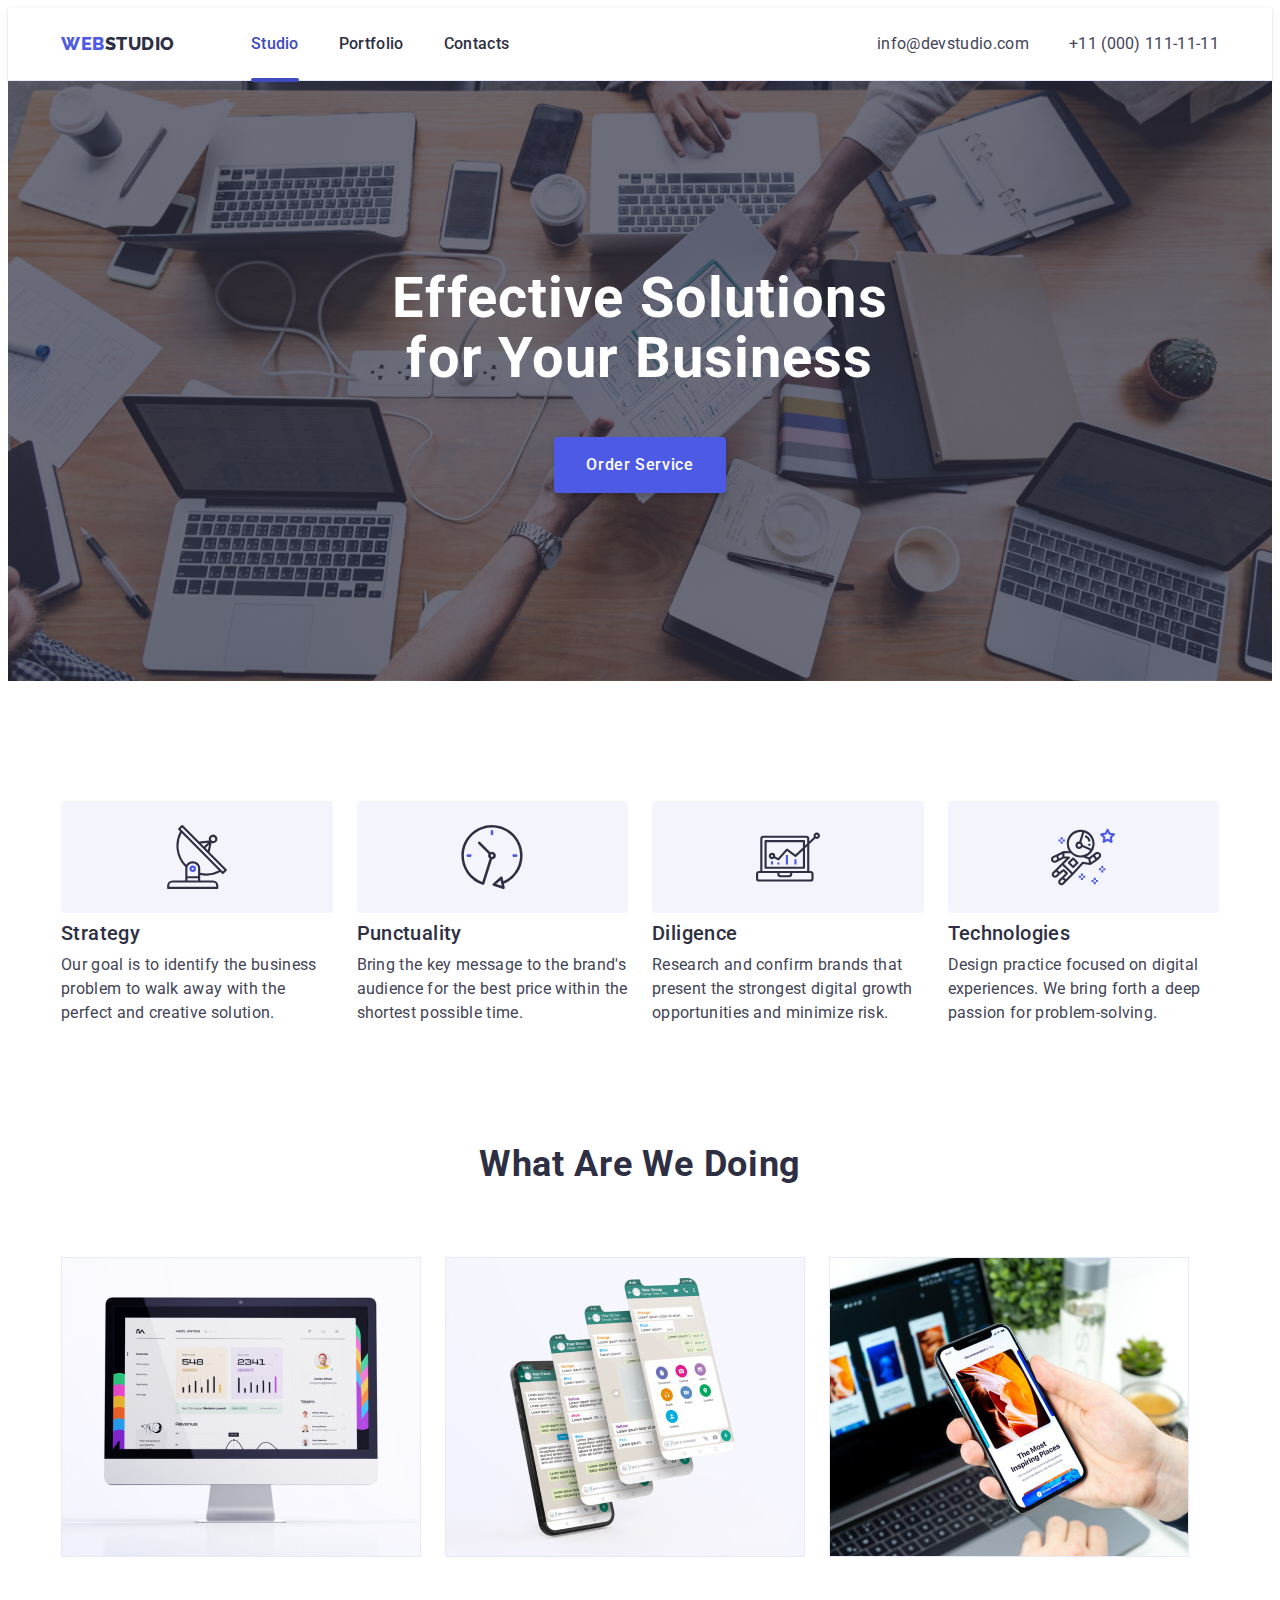
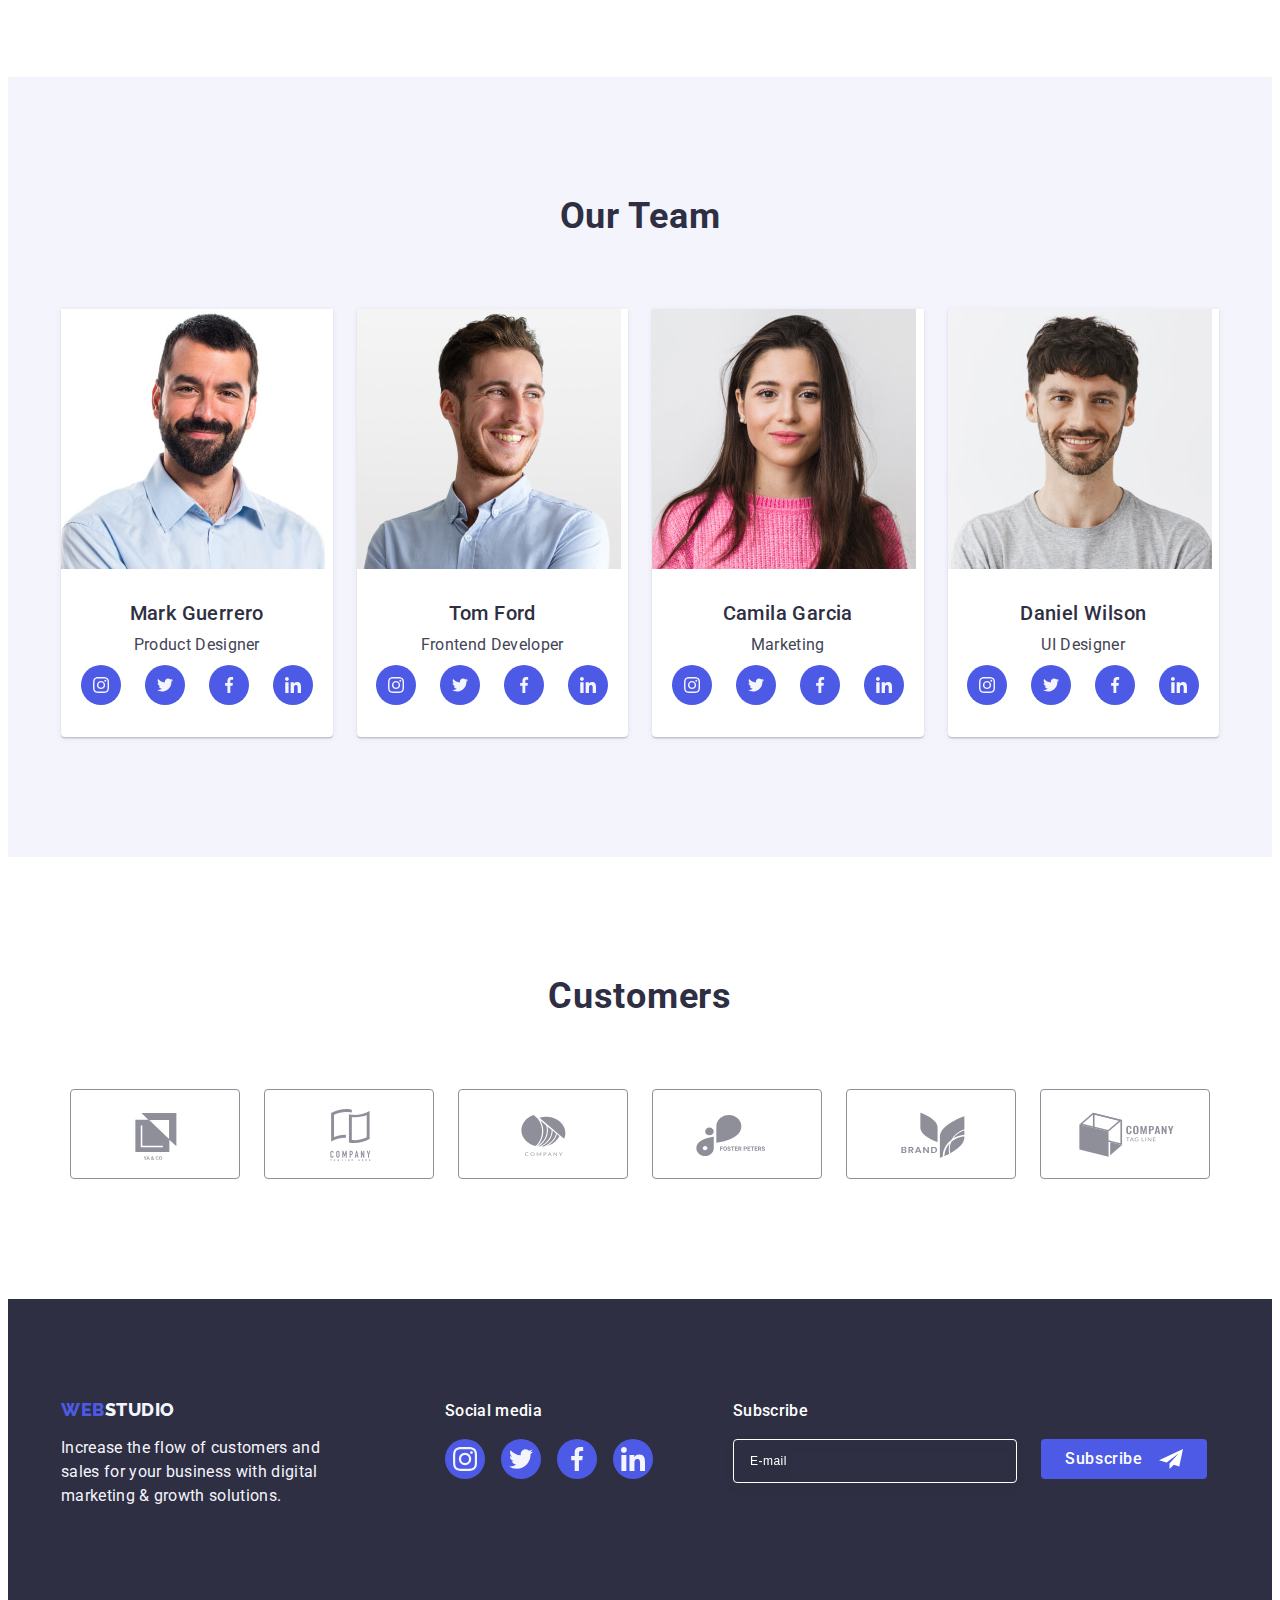
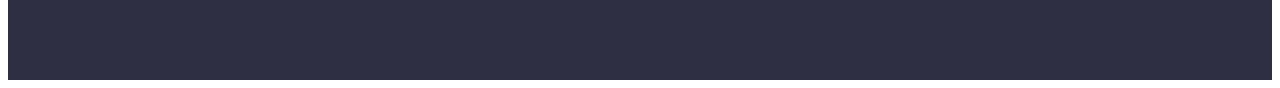
<file: index.html>
<!DOCTYPE html>
<html lang="en">
  <head>
    <meta charset="UTF-8" />
    <meta http-equiv="X-UA-Compatible" content="IE=edge" />
    <meta name="viewport" content="width=device-width, initial-scale=1.0" />
    <title>WEBSTUDIO</title>
    <link rel="preconnect" href="https://fonts.googleapis.com" />
    <link rel="preconnect" href="https://fonts.gstatic.com" crossorigin />
    <link
      href="https://fonts.googleapis.com/css2?family=Raleway:wght@800&amp;family=Roboto:wght@400;500;700;900&amp;display=swap"
      rel="stylesheet"
    />
    <link
      rel="stylesheet"
      href="https://cdnjs.cloudflare.com/ajax/libs/modern-normalize/2.0.0/modern-normalize.min.css"
      integrity="sha512-4xo8blKMVCiXpTaLzQSLSw3KFOVPWhm/TRtuPVc4WG6kUgjH6J03IBuG7JZPkcWMxJ5huwaBpOpnwYElP/m6wg=="
      crossorigin="anonymous"
      referrerpolicy="no-referrer"
    />
    <link rel="stylesheet" href="./css/styles.css" />
    <link rel="stylesheet" href="./css/media.css" />
  </head>
  <body>
    <!-- !============= HEADER      ================-->

    <header class="header">
      <div class="container header-container">
        <nav class="nav">
          <a class="logo-dark link" href="./index.html"
            >Web<span class="primary-logo-dark">Studio</span>
          </a>
          <ul class="menu list">
            <li class="menu-item">
              <a class="menu-link underline link" href="./index.html">Studio</a>
            </li>
            <li class="menu-item">
              <a class="menu-link link" href="./portfolio.html">Portfolio</a>
            </li>
            <li class="menu-item">
              <a class="menu-link link" href="./contacts.html">Contacts</a>
            </li>
          </ul>
        </nav>

        <address class="adress">
          <ul class="menu list mobile-contacts">
            <li class="adress-item">
              <a class="adress-link link" href="mailto:info@devstudio.com"
                >info@devstudio.com</a
              >
            </li>
            <li class="adress-item">
              <a class="adress-link link" href="tel:+110001111111"
                >+11 (000) 111-11-11</a
              >
            </li>
          </ul>
        </address>

        <!-- !========  MOBILE BAR WINDOW  ==== -->
        <button type="button" class="bar-menu-btn" data-menu-open>
          <svg class="bar-menu" width="32" height="22">
            <use href="./images/icons.svg#bar-menu"></use>
          </svg>
        </button>
      </div>
      <div class="mob-menuwindow-wraper is-hidden" data-menu>
        <div class="mob-modal-window">
          <button class="mob-modal-cls-btn" data-menu-close type="button">
            <svg class="icon-close" width="8" height="8">
              <use href="./images/icons.svg#close"></use>
            </svg>
          </button>
          <nav class="mob-nav">
            <ul class="mob-menu list">
              <li class="mob-menu-item">
                <a class="mob-menu-link highlight link" href="./index.html"
                  >Studio</a
                >
              </li>
              <li class="mob-menu-item">
                <a class="mob-menu-link link" href="./portfolio.html"
                  >Portfolio</a
                >
              </li>
              <li class="mob-menu-item">
                <a class="mob-menu-link link" href="./contacts.html"
                  >Contacts</a
                >
              </li>
            </ul>
          </nav>

          <div class="mob-contacts-wrap">
            <address class="mob-adress">
              <ul class="mob-menu list">
                <li class="mob-adress-item">
                  <a class="mob-adress-link-phone link" href="tel:+110001111111"
                    >+11 (000) 111-11-11</a
                  >
                </li>
                <li class="mob-adress-item">
                  <a
                    class="mob-adress-link-email link"
                    href="mailto:info@devstudio.com"
                    >info@devstudio.com</a
                  >
                </li>
              </ul>
            </address>

            <ul class="mob-social-list list">
              <li class="social-list-items">
                <a
                  href=""
                  class="mob-social-list-link link"
                  target="_blank"
                  rel="no-opener no-referrer"
                >
                  <svg class="social-list-icon" width="24" height="24">
                    <use href="./images/icons.svg#icon-instagram"></use>
                  </svg>
                </a>
              </li>
              <li class="social-list-items">
                <a
                  href=""
                  class="mob-social-list-link link"
                  target="_blank"
                  rel="no-opener no-referrer"
                >
                  <svg class="social-list-icon" width="24" height="24">
                    <use href="./images/icons.svg#icon-twitter"></use>
                  </svg>
                </a>
              </li>
              <li class="social-list-items">
                <a
                  href=""
                  class="mob-social-list-link link"
                  target="_blank"
                  rel="no-opener no-referrer"
                >
                  <svg class="social-list-icon" width="24" height="24">
                    <use href="./images/icons.svg#icon-facebook"></use>
                  </svg>
                </a>
              </li>
              <li class="social-list-items">
                <a
                  href=""
                  class="mob-social-list-link link"
                  target="_blank"
                  rel="no-opener no-referrer"
                >
                  <svg class="social-list-icon" width="24" height="24">
                    <use href="./images/icons.svg#icon-linkedin"></use>
                  </svg>
                </a>
              </li>
            </ul>
          </div>
        </div>
      </div>
    </header>

    <main>
      <!-- !================= HERO  =============== -->

      <section class="hero">
        <div class="container hero-container">
          <h1 class="hero-title">Effective Solutions for Your Business</h1>
          <button class="all-btns hero-btn" data-modal-open type="button">
            Order Service
          </button>
        </div>
      </section>

      <!-- !================= VALUES  ============= -->

      <section class="value">
        <div class="container">
          <h2 class="visually-hidden">Values</h2>
          <ul class="value-list list">
            <li class="value-item">
              <div class="value-icon-bg">
                <svg class="value-icon" width="64" height="64">
                  <use href="./images/icons.svg#icon-antenna"></use>
                </svg>
              </div>
              <h3 class="value-title">Strategy</h3>
              <p class="value-text">
                Our goal is to identify the business problem to walk away with
                the perfect and creative solution.
              </p>
            </li>
            <li class="value-item">
              <div class="value-icon-bg">
                <svg class="value-icon" width="64" height="64">
                  <use href="./images/icons.svg#icon-clock"></use>
                </svg>
              </div>
              <h3 class="value-title">Punctuality</h3>
              <p class="value-text">
                Bring the key message to the brand's audience for the best price
                within the shortest possible time.
              </p>
            </li>
            <li class="value-item">
              <div class="value-icon-bg">
                <svg class="value-icon" width="64" height="64">
                  <use href="./images/icons.svg#icon-diagram"></use>
                </svg>
              </div>
              <h3 class="value-title">Diligence</h3>
              <p class="value-text">
                Research and confirm brands that present the strongest digital
                growth opportunities and minimize risk.
              </p>
            </li>
            <li class="value-item">
              <div class="value-icon-bg">
                <svg class="value-icon" width="64" height="64">
                  <use href="./images/icons.svg#icon-astronaut"></use>
                </svg>
              </div>
              <h3 class="value-title">Technologies</h3>
              <p class="value-text">
                Design practice focused on digital experiences. We bring forth a
                deep passion for problem-solving.
              </p>
            </li>
          </ul>
        </div>
      </section>

      <!-- !================  WORK IMAGES  =====================-->

      <section class="work-galary">
        <div class="container">
          <h2 class="work-galary-title">What are we doing</h2>
          <ul class="work-galary-list list">
            <li class="work-galary-item">
              <img
                class="work-galary-pic"
                srcset="./images/main-page/img1-2x.jpg 2x"
                src="./images/main-page/img1.jpg"
                width="360"
                height="300"
                alt="monitor"
              />
            </li>
            <li class="work-galary-item">
              <img
                class="work-galary-pic"
                srcset="./images/main-page/img2-2x.jpg 2x"
                src="./images/main-page/img2.jpg"
                width="360"
                height="300"
                alt="app structure"
              />
            </li>
            <li class="work-galary-item">
              <img
                class="work-galary-pic"
                srcset="./images/main-page/img3-2x.jpg 2x"
                src="./images/main-page/img3.jpg"
                width="360"
                height="300"
                alt="app on the phone screen"
              />
            </li>
          </ul>
        </div>
      </section>

      <!-- !================== OUR TEAM ================= -->

      <section Class="team">
        <div class="container tiny-container">
          <h2 class="team-title">Our Team</h2>
          <ul class="team-list list">
            <li class="team-item">
              <img
                class="team-img"
                srcset="./images/main-page/mark-guerrero-2x.jpg 2x"
                src="./images/main-page/mark-guerrero.jpg"
                width="264"
                alt="Mark Guerrero"
              />
              <div class="employee-card">
                <h3 class="picture-title">Mark Guerrero</h3>
                <p class="picture-text">Product Designer</p>
                <ul class="social-list list">
                  <li class="social-list-items">
                    <a
                      href=""
                      class="social-list-link link"
                      target="_blank"
                      rel="no-opener no-referrer"
                    >
                      <svg class="social-list-icon" width="16" height="16">
                        <use href="./images/icons.svg#icon-instagram"></use>
                      </svg>
                    </a>
                  </li>
                  <li class="social-list-items">
                    <a
                      href=""
                      class="social-list-link link"
                      target="_blank"
                      rel="no-opener no-referrer"
                    >
                      <svg class="social-list-icon" width="16" height="16">
                        <use href="./images/icons.svg#icon-twitter"></use>
                      </svg>
                    </a>
                  </li>
                  <li class="social-list-items">
                    <a
                      href=""
                      class="social-list-link link"
                      target="_blank"
                      rel="no-opener no-referrer"
                    >
                      <svg class="social-list-icon" width="16" height="16">
                        <use href="./images/icons.svg#icon-facebook"></use>
                      </svg>
                    </a>
                  </li>
                  <li class="social-list-items">
                    <a
                      href=""
                      class="social-list-link link"
                      target="_blank"
                      rel="no-opener no-referrer"
                    >
                      <svg class="social-list-icon" width="16" height="16">
                        <use href="./images/icons.svg#icon-linkedin"></use>
                      </svg>
                    </a>
                  </li>
                </ul>
              </div>
            </li>
            <li class="team-item">
              <img
                class="team-img"
                srcset="./images/main-page/tom-ford-2x.jpg 2x"
                src="./images/main-page/tom-ford.jpg"
                width="264"
                alt="Tom Ford"
              />
              <div class="employee-card">
                <h3 class="picture-title">Tom Ford</h3>
                <p class="picture-text">Frontend Developer</p>
                <ul class="social-list list">
                  <li class="social-list-items">
                    <a
                      href=""
                      class="social-list-link link"
                      target="_blank"
                      rel="no-opener no-referrer"
                    >
                      <svg class="social-list-icon" width="16" height="16">
                        <use href="./images/icons.svg#icon-instagram"></use>
                      </svg>
                    </a>
                  </li>
                  <li class="social-list-items">
                    <a
                      href=""
                      class="social-list-link link"
                      target="_blank"
                      rel="no-opener no-referrer"
                    >
                      <svg class="social-list-icon" width="16" height="16">
                        <use href="./images/icons.svg#icon-twitter"></use>
                      </svg>
                    </a>
                  </li>
                  <li class="social-list-items">
                    <a
                      href=""
                      class="social-list-link link"
                      target="_blank"
                      rel="no-opener no-referrer"
                    >
                      <svg class="social-list-icon" width="16" height="16">
                        <use href="./images/icons.svg#icon-facebook"></use>
                      </svg>
                    </a>
                  </li>
                  <li class="social-list-items">
                    <a
                      href=""
                      class="social-list-link link"
                      target="_blank"
                      rel="no-opener no-referrer"
                    >
                      <svg class="social-list-icon" width="16" height="16">
                        <use href="./images/icons.svg#icon-linkedin"></use>
                      </svg>
                    </a>
                  </li>
                </ul>
              </div>
            </li>
            <li class="team-item">
              <img
                class="team-img"
                srcset="./images/main-page/camila-garcia-2x.jpg 2x"
                src="./images/main-page/camila-garcia.jpg"
                width="264"
                alt="Camila Garcia"
              />
              <div class="employee-card">
                <h3 class="picture-title">Camila Garcia</h3>
                <p class="picture-text">Marketing</p>
                <ul class="social-list list">
                  <li class="social-list-items">
                    <a
                      href=""
                      class="social-list-link link"
                      target="_blank"
                      rel="no-opener no-referrer"
                    >
                      <svg class="social-list-icon" width="16" height="16">
                        <use href="./images/icons.svg#icon-instagram"></use>
                      </svg>
                    </a>
                  </li>
                  <li class="social-list-items">
                    <a
                      href=""
                      class="social-list-link link"
                      target="_blank"
                      rel="no-opener no-referrer"
                    >
                      <svg class="social-list-icon" width="16" height="16">
                        <use href="./images/icons.svg#icon-twitter"></use>
                      </svg>
                    </a>
                  </li>
                  <li class="social-list-items">
                    <a
                      href=""
                      class="social-list-link link"
                      target="_blank"
                      rel="no-opener no-referrer"
                    >
                      <svg class="social-list-icon" width="16" height="16">
                        <use href="./images/icons.svg#icon-facebook"></use>
                      </svg>
                    </a>
                  </li>
                  <li class="social-list-items">
                    <a
                      href=""
                      class="social-list-link link"
                      target="_blank"
                      rel="no-opener no-referrer"
                    >
                      <svg class="social-list-icon" width="16" height="16">
                        <use href="./images/icons.svg#icon-linkedin"></use>
                      </svg>
                    </a>
                  </li>
                </ul>
              </div>
            </li>
            <li class="team-item">
              <img
                class="team-img"
                srcset="./images/main-page/daniel-wilson-2x.jpg 2x"
                src="./images/main-page/daniel-wilson.jpg"
                width="264"
                alt="Daniel Wilson"
              />
              <div class="employee-card">
                <h3 class="picture-title">Daniel Wilson</h3>
                <p class="picture-text">UI Designer</p>
                <ul class="social-list list">
                  <li class="social-list-items">
                    <a
                      href=""
                      class="social-list-link link"
                      target="_blank"
                      rel="no-opener no-referrer"
                    >
                      <svg class="social-list-icon" width="16" height="16">
                        <use href="./images/icons.svg#icon-instagram"></use>
                      </svg>
                    </a>
                  </li>
                  <li class="social-list-items">
                    <a
                      href=""
                      class="social-list-link link"
                      target="_blank"
                      rel="no-opener no-referrer"
                    >
                      <svg class="social-list-icon" width="16" height="16">
                        <use href="./images/icons.svg#icon-twitter"></use>
                      </svg>
                    </a>
                  </li>
                  <li class="social-list-items">
                    <a
                      href=""
                      class="social-list-link link"
                      target="_blank"
                      rel="no-opener no-referrer"
                    >
                      <svg class="social-list-icon" width="16" height="16">
                        <use href="./images/icons.svg#icon-facebook"></use>
                      </svg>
                    </a>
                  </li>
                  <li class="social-list-items">
                    <a
                      href=""
                      class="social-list-link link"
                      target="_blank"
                      rel="no-opener no-referrer"
                    >
                      <svg class="social-list-icon" width="16" height="16">
                        <use href="./images/icons.svg#icon-linkedin"></use>
                      </svg>
                    </a>
                  </li>
                </ul>
              </div>
            </li>
          </ul>
        </div>
      </section>

      <!-- !==================   CUSTOMERS   ====================-->

      <section class="customers">
        <div class="container customers-cotainer">
          <h2 class="customers-title">Customers</h2>
          <ul class="customers-list list">
            <li class="customers-list-item">
              <a
                href=""
                class="customers-list-link link"
                target="_blank"
                rel="no-opener no-referrer"
              >
                <svg class="customers-icon" width="104" height="56">
                  <use href="./images/icons.svg#icon-company1"></use>
                </svg>
              </a>
            </li>
            <li class="customers-list-item">
              <a
                href=""
                class="customers-list-link link"
                target="_blank"
                rel="no-opener no-referrer"
              >
                <svg class="customers-icon" width="104" height="56">
                  <use href="./images/icons.svg#icon-company2"></use>
                </svg>
              </a>
            </li>
            <li class="customers-list-item">
              <a
                href=""
                class="customers-list-link link"
                target="_blank"
                rel="no-opener no-referrer"
              >
                <svg class="customers-icon" width="104" height="56">
                  <use href="./images/icons.svg#icon-company3"></use>
                </svg>
              </a>
            </li>
            <li class="customers-list-item">
              <a
                href=""
                class="customers-list-link link"
                target="_blank"
                rel="no-opener no-referrer"
              >
                <svg class="customers-icon" width="104" height="56">
                  <use href="./images/icons.svg#icon-company4"></use>
                </svg>
              </a>
            </li>
            <li class="customers-list-item">
              <a
                href=""
                class="customers-list-link link"
                target="_blank"
                rel="no-opener no-referrer"
              >
                <svg class="customers-icon" width="104" height="56">
                  <use href="./images/icons.svg#icon-company5"></use>
                </svg>
              </a>
            </li>
            <li class="customers-list-item">
              <a
                href=""
                class="customers-list-link link"
                target="_blank"
                rel="no-opener no-referrer"
              >
                <svg class="customers-icon" width="104" height="56">
                  <use href="./images/icons.svg#icon-company6"></use>
                </svg>
              </a>
            </li>
          </ul>
        </div>
      </section>
    </main>

    <!-- !===================== FOOTER  ============================-->

    <footer class="footer">
      <div class="container footer-cotainer tiny-container">
        <div class="left-side-footer">
          <a class="logo-light link" href="./index.html"
            >Web<span class="primary-logo-light">Studio</span></a
          >
          <p class="footer-text">
            Increase the flow of customers and sales for your business with
            digital marketing & growth solutions.
          </p>
        </div>
        <div class="footer-social-container">
          <p class="footer-social-title">Social media</p>
          <ul class="footer-social-list list">
            <li class="social-list-items">
              <a
                href=""
                class="social-list-link footer-list-link link"
                target="_blank"
                rel="no-opener no-referrer"
              >
                <svg
                  class="social-list-icon footer-icon"
                  width="24"
                  height="24"
                >
                  <use href="./images/icons.svg#icon-instagram"></use>
                </svg>
              </a>
            </li>
            <li class="social-list-items">
              <a
                href=""
                class="social-list-link footer-list-link link"
                target="_blank"
                rel="no-opener no-referrer"
              >
                <svg
                  class="social-list-icon footer-icon"
                  width="24"
                  height="24"
                >
                  <use href="./images/icons.svg#icon-twitter"></use>
                </svg>
              </a>
            </li>
            <li class="social-list-items">
              <a
                href=""
                class="social-list-link footer-list-link link"
                target="_blank"
                rel="no-opener no-referrer"
              >
                <svg
                  class="social-list-icon footer-icon"
                  width="24"
                  height="24"
                >
                  <use href="./images/icons.svg#icon-facebook"></use>
                </svg>
              </a>
            </li>
            <li class="social-list-items">
              <a
                href=""
                class="social-list-link footer-list-link link"
                target="_blank"
                rel="no-opener no-referrer"
              >
                <svg
                  class="social-list-icon footer-icon"
                  width="24"
                  height="24"
                >
                  <use href="./images/icons.svg#icon-linkedin"></use>
                </svg>
              </a>
            </li>
          </ul>
        </div>

        <div class="footer-subscribe">
          <p class="footer-subscribe-title">Subscribe</p>
          <form class="footer-subscribe-form">
            <label class="footer-subscribe-label">
              <input
                class="footer-subscribe-input"
                type="email"
                name="subscribe"
                placeholder="E-mail"
                required
              />
            </label>
            <button class="all-btns footer-subscribe-btn" type="submit">
              Subscribe
              <svg class="subscribe-btn-icon" width="24" height="24">
                <use href="./images/icons.svg#subscribe"></use>
              </svg>
            </button>
          </form>
        </div>
      </div>
    </footer>

    <!-- *========= MODAL WINDOW ====================================== -->

    <div class="backdrop is-hidden" data-modal>
      <div class="backdrop-window">
        <button class="backdrop-window-cls-btn" data-modal-close type="button">
          <svg class="icon-close" width="8" height="8">
            <use href="./images/icons.svg#close"></use>
          </svg>
        </button>
        <p class="backdrop-title">
          Leave your contacts and we will call you back
        </p>
        <form class="signup-form" name="signup-form" autocomplete="on">
          <div class="signup-form-field-wrapper">
            <label class="signup-form-label" for="user-name">Name</label>
            <div class="input-wrapper">
              <input
                id="user-name"
                class="signup-form-input"
                type="text"
                name="user-name"
                required
              />
              <svg class="input-icon" width="18" height="24">
                <use href="./images/icons.svg#person-for-form"></use>
              </svg>
            </div>
          </div>
          <div class="signup-form-field-wrapper">
            <label class="signup-form-label" for="user-phone">Phone</label>
            <div class="input-wrapper">
              <input
                id="user-phone"
                class="signup-form-input"
                type="text"
                name="user-phone"
                required
              />
              <svg class="input-icon" width="18" height="24">
                <use href="./images/icons.svg#phone-for-form"></use>
              </svg>
            </div>
          </div>
          <div class="signup-form-field-wrapper">
            <label class="signup-form-label" for="user-email">Email</label>
            <div class="input-wrapper">
              <input
                id="user-email"
                class="signup-form-input"
                type="text"
                name="user-email"
                required
              />
              <svg class="input-icon" width="18" height="24">
                <use href="./images/icons.svg#email-for-form"></use>
              </svg>
            </div>
          </div>
          <div class="input-comment-wrapper">
            <label for="user-comment" class="signup-form-label">Comment</label>
            <textarea
              id="user-comment"
              class="signup-form-input comment-field"
              name="user-comment"
              placeholder="Text input"
            ></textarea>
          </div>
          <div class="policy-wrapper">
            <input
              id="user-privacy"
              class="policy-checkbox visually-hidden"
              type="checkbox"
              value="true"
              name="user-privacy"
            />
            <label class="policy-title" for="user-privacy">
              <span class="new-checkbox">
                <svg class="check-icon" width="10" height="8">
                  <use href="./images/icons.svg#check"></use>
                </svg>
              </span>
              I accept the terms and conditions of the&nbsp;
              <a href="" class="policy-link">Privacy Policy</a>
            </label>
          </div>
          <button type="submit" class="all-btns submit-btn">Send</button>
        </form>
      </div>
    </div>

    <script src="./js/modal.js"></script>
    <script src="./js/menu.js"></script>
  </body>
</html>
</file>
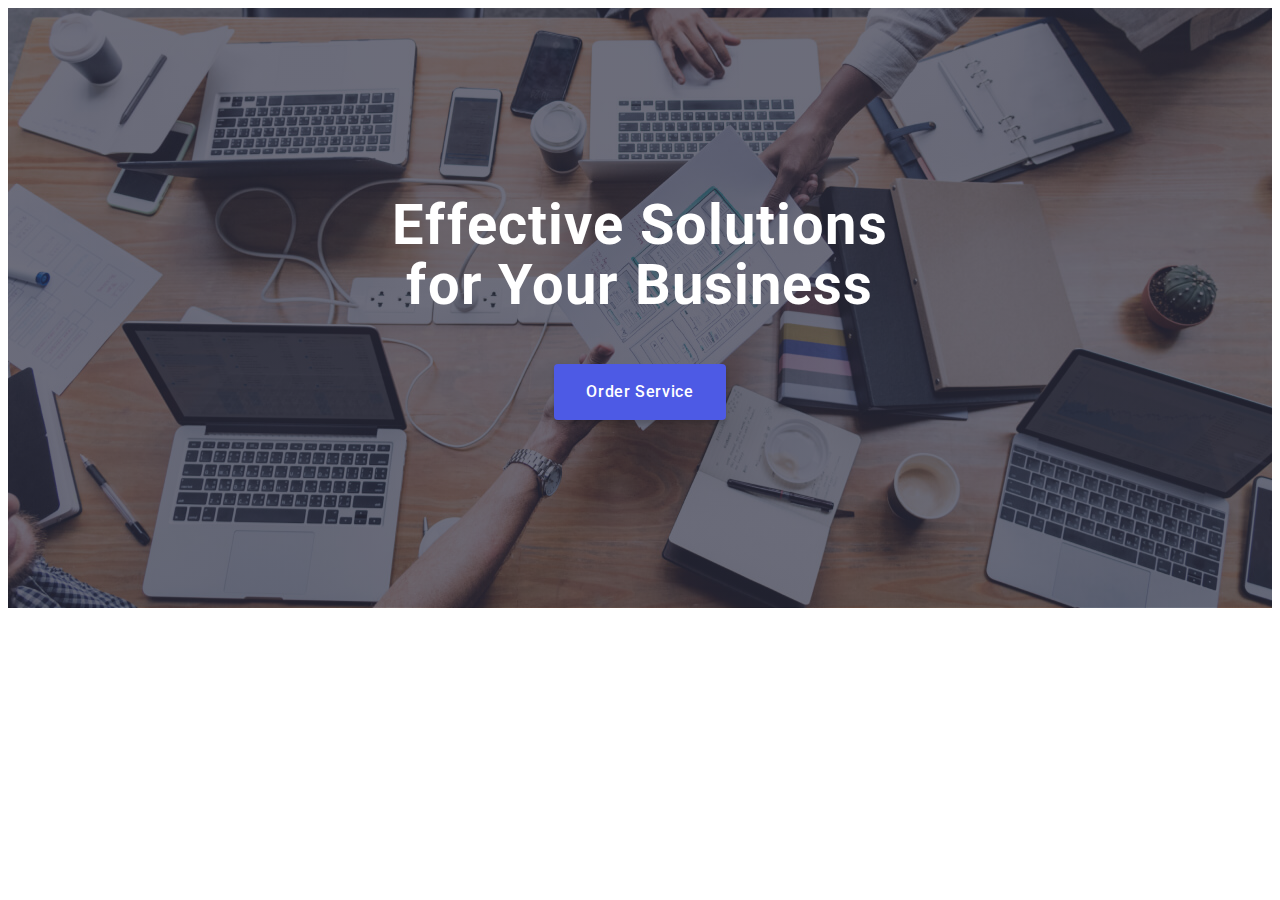
<file: index-copy.html>
<!DOCTYPE html>
<html lang="en">
  <head>
    <meta charset="UTF-8" />
    <meta http-equiv="X-UA-Compatible" content="IE=edge" />
    <meta name="viewport" content="width=device-width, initial-scale=1.0" />
    <title>WEBSTUDIO</title>
    <link rel="preconnect" href="https://fonts.googleapis.com" />
    <link rel="preconnect" href="https://fonts.gstatic.com" crossorigin />
    <link
      href="https://fonts.googleapis.com/css2?family=Raleway:wght@800&amp;family=Roboto:wght@400;500;700;900&amp;display=swap"
      rel="stylesheet"
    />
    <link
      rel="stylesheet"
      href="https://cdnjs.cloudflare.com/ajax/libs/modern-normalize/2.0.0/modern-normalize.min.css"
      integrity="sha512-4xo8blKMVCiXpTaLzQSLSw3KFOVPWhm/TRtuPVc4WG6kUgjH6J03IBuG7JZPkcWMxJ5huwaBpOpnwYElP/m6wg=="
      crossorigin="anonymous"
      referrerpolicy="no-referrer"
    />
    <link rel="stylesheet" href="./css/styles.css" />
    <link rel="stylesheet" href="./css/media.css" />
  </head>
  <body>
    <!-- !============= HEADER      ================-->

    <!-- <header class="header">
      <div class="container header-container">
        <nav class="nav">
          <a class="logo-dark link" href="./index.html"
            >Web<span class="primary-logo-dark">Studio</span>
          </a>
          <ul class="menu list">
            <li class="menu-item">
              <a class="menu-link underline link" href="./index.html">Studio</a>
            </li>
            <li class="menu-item">
              <a class="menu-link link" href="./portfolio.html">Portfolio</a>
            </li>
            <li class="menu-item">
              <a class="menu-link link" href="./contacts.html">Contacts</a>
            </li>
          </ul>
        </nav>

        <address class="adress">
          <ul class="menu list">
            <li class="adress-item">
              <a class="adress-link link" href="mailto:info@devstudio.com"
                >info@devstudio.com</a
              >
            </li>
            <li class="adress-item">
              <a class="adress-link link" href="tel:+110001111111"
                >+11 (000) 111-11-11</a
              >
            </li>
          </ul>
        </address>
      </div>
    </header> -->
    <main>
      <!-- !================= HERO  =============== -->

      <section class="hero">
        <div class="container hero-container">
          <h1 class="hero-title">Effective Solutions for Your Business</h1>
          <button class="all-btns hero-btn" data-modal-open type="button">
            Order Service
          </button>
        </div>
      </section>

      <!-- !================= VALUES  ============= -->

      <!-- <section class="value">
        <div class="container">
          <h2 class="visually-hidden">Values</h2>
          <ul class="value-list list">
            <li class="value-item">
              <div class="value-icon-bg">
                <svg class="value-icon" width="64" height="64">
                  <use href="./images/icons.svg#icon-antenna"></use>
                </svg>
              </div>
              <h3 class="value-title">Strategy</h3>
              <p class="value-text">
                Our goal is to identify the business problem to walk away with
                the perfect and creative solution.
              </p>
            </li>
            <li class="value-item">
              <div class="value-icon-bg">
                <svg class="value-icon" width="64" height="64">
                  <use href="./images/icons.svg#icon-clock"></use>
                </svg>
              </div>
              <h3 class="value-title">Punctuality</h3>
              <p class="value-text">
                Bring the key message to the brand's audience for the best price
                within the shortest possible time.
              </p>
            </li>
            <li class="value-item">
              <div class="value-icon-bg">
                <svg class="value-icon" width="64" height="64">
                  <use href="./images/icons.svg#icon-diagram"></use>
                </svg>
              </div>
              <h3 class="value-title">Diligence</h3>
              <p class="value-text">
                Research and confirm brands that present the strongest digital
                growth opportunities and minimize risk.
              </p>
            </li>
            <li class="value-item">
              <div class="value-icon-bg">
                <svg class="value-icon" width="64" height="64">
                  <use href="./images/icons.svg#icon-astronaut"></use>
                </svg>
              </div>
              <h3 class="value-title">Technologies</h3>
              <p class="value-text">
                Design practice focused on digital experiences. We bring forth a
                deep passion for problem-solving.
              </p>
            </li>
          </ul>
        </div>
      </section> -->

      <!-- !================  WORK IMAGES  =====================-->

      <!-- <section class="work-galary">
        <div class="container">
          <h2 class="work-galary-title">What are we doing</h2>
          <ul class="work-galary-list list">
            <li class="work-galary-item">
              <img
                class="work-galary-pic"
                src="./images/main-page/img1.jpg"
                width="360"
                height="300"
                alt="monitor"
              />
            </li>
            <li class="work-galary-item">
              <img
                class="work-galary-pic"
                src="./images/main-page/img2.jpg"
                width="360"
                height="300"
                alt="app structure"
              />
            </li>
            <li class="work-galary-item">
              <img
                class="work-galary-pic"
                src="./images/main-page/img3.jpg"
                width="360"
                height="300"
                alt="app on the phone screen"
              />
            </li>
          </ul>
        </div>
      </section> -->

      <!-- !================== OUR TEAM ================= -->

      <!-- <section Class="team">
        <div class="container">
          <h2 class="team-title">Our Team</h2>
          <ul class="team-list list">
            <li class="team-item">
              <img
                class="team-img"
                src="./images/main-page/mark-guerrero.jpg"
                width="264"
                alt="Mark Guerrero"
              />
              <div class="employee-card">
                <h3 class="picture-title">Mark Guerrero</h3>
                <p class="picture-text">Product Designer</p>
                <ul class="social-list list">
                  <li class="social-list-items">
                    <a
                      href=""
                      class="social-list-link link"
                      target="_blank"
                      rel="no-opener no-referrer"
                    >
                      <svg class="social-list-icon" width="16" height="16">
                        <use href="./images/icons.svg#icon-instagram"></use>
                      </svg>
                    </a>
                  </li>
                  <li class="social-list-items">
                    <a
                      href=""
                      class="social-list-link link"
                      target="_blank"
                      rel="no-opener no-referrer"
                    >
                      <svg class="social-list-icon" width="16" height="16">
                        <use href="./images/icons.svg#icon-twitter"></use>
                      </svg>
                    </a>
                  </li>
                  <li class="social-list-items">
                    <a
                      href=""
                      class="social-list-link link"
                      target="_blank"
                      rel="no-opener no-referrer"
                    >
                      <svg class="social-list-icon" width="16" height="16">
                        <use href="./images/icons.svg#icon-facebook"></use>
                      </svg>
                    </a>
                  </li>
                  <li class="social-list-items">
                    <a
                      href=""
                      class="social-list-link link"
                      target="_blank"
                      rel="no-opener no-referrer"
                    >
                      <svg class="social-list-icon" width="16" height="16">
                        <use href="./images/icons.svg#icon-linkedin"></use>
                      </svg>
                    </a>
                  </li>
                </ul>
              </div>
            </li>
            <li class="team-item">
              <img
                class="team-img"
                src="./images/main-page/tom-ford.jpg"
                width="264"
                alt="Tom Ford"
              />
              <div class="employee-card">
                <h3 class="picture-title">Tom Ford</h3>
                <p class="picture-text">Frontend Developer</p>
                <ul class="social-list list">
                  <li class="social-list-items">
                    <a
                      href=""
                      class="social-list-link link"
                      target="_blank"
                      rel="no-opener no-referrer"
                    >
                      <svg class="social-list-icon" width="16" height="16">
                        <use href="./images/icons.svg#icon-instagram"></use>
                      </svg>
                    </a>
                  </li>
                  <li class="social-list-items">
                    <a
                      href=""
                      class="social-list-link link"
                      target="_blank"
                      rel="no-opener no-referrer"
                    >
                      <svg class="social-list-icon" width="16" height="16">
                        <use href="./images/icons.svg#icon-twitter"></use>
                      </svg>
                    </a>
                  </li>
                  <li class="social-list-items">
                    <a
                      href=""
                      class="social-list-link link"
                      target="_blank"
                      rel="no-opener no-referrer"
                    >
                      <svg class="social-list-icon" width="16" height="16">
                        <use href="./images/icons.svg#icon-facebook"></use>
                      </svg>
                    </a>
                  </li>
                  <li class="social-list-items">
                    <a
                      href=""
                      class="social-list-link link"
                      target="_blank"
                      rel="no-opener no-referrer"
                    >
                      <svg class="social-list-icon" width="16" height="16">
                        <use href="./images/icons.svg#icon-linkedin"></use>
                      </svg>
                    </a>
                  </li>
                </ul>
              </div>
            </li>
            <li class="team-item">
              <img
                class="team-img"
                src="./images/main-page/camila-garcia.jpg"
                width="264"
                alt="Camila Garcia"
              />
              <div class="employee-card">
                <h3 class="picture-title">Camila Garcia</h3>
                <p class="picture-text">Marketing</p>
                <ul class="social-list list">
                  <li class="social-list-items">
                    <a
                      href=""
                      class="social-list-link link"
                      target="_blank"
                      rel="no-opener no-referrer"
                    >
                      <svg class="social-list-icon" width="16" height="16">
                        <use href="./images/icons.svg#icon-instagram"></use>
                      </svg>
                    </a>
                  </li>
                  <li class="social-list-items">
                    <a
                      href=""
                      class="social-list-link link"
                      target="_blank"
                      rel="no-opener no-referrer"
                    >
                      <svg class="social-list-icon" width="16" height="16">
                        <use href="./images/icons.svg#icon-twitter"></use>
                      </svg>
                    </a>
                  </li>
                  <li class="social-list-items">
                    <a
                      href=""
                      class="social-list-link link"
                      target="_blank"
                      rel="no-opener no-referrer"
                    >
                      <svg class="social-list-icon" width="16" height="16">
                        <use href="./images/icons.svg#icon-facebook"></use>
                      </svg>
                    </a>
                  </li>
                  <li class="social-list-items">
                    <a
                      href=""
                      class="social-list-link link"
                      target="_blank"
                      rel="no-opener no-referrer"
                    >
                      <svg class="social-list-icon" width="16" height="16">
                        <use href="./images/icons.svg#icon-linkedin"></use>
                      </svg>
                    </a>
                  </li>
                </ul>
              </div>
            </li>
            <li class="team-item">
              <img
                class="team-img"
                src="./images/main-page/daniel-wilson.jpg"
                width="264"
                alt="Daniel Wilson"
              />
              <div class="employee-card">
                <h3 class="picture-title">Daniel Wilson</h3>
                <p class="picture-text">UI Designer</p>
                <ul class="social-list list">
                  <li class="social-list-items">
                    <a
                      href=""
                      class="social-list-link link"
                      target="_blank"
                      rel="no-opener no-referrer"
                    >
                      <svg class="social-list-icon" width="16" height="16">
                        <use href="./images/icons.svg#icon-instagram"></use>
                      </svg>
                    </a>
                  </li>
                  <li class="social-list-items">
                    <a
                      href=""
                      class="social-list-link link"
                      target="_blank"
                      rel="no-opener no-referrer"
                    >
                      <svg class="social-list-icon" width="16" height="16">
                        <use href="./images/icons.svg#icon-twitter"></use>
                      </svg>
                    </a>
                  </li>
                  <li class="social-list-items">
                    <a
                      href=""
                      class="social-list-link link"
                      target="_blank"
                      rel="no-opener no-referrer"
                    >
                      <svg class="social-list-icon" width="16" height="16">
                        <use href="./images/icons.svg#icon-facebook"></use>
                      </svg>
                    </a>
                  </li>
                  <li class="social-list-items">
                    <a
                      href=""
                      class="social-list-link link"
                      target="_blank"
                      rel="no-opener no-referrer"
                    >
                      <svg class="social-list-icon" width="16" height="16">
                        <use href="./images/icons.svg#icon-linkedin"></use>
                      </svg>
                    </a>
                  </li>
                </ul>
              </div>
            </li>
          </ul>
        </div>
      </section> -->

      <!-- !==================   CUSTOMERS   ====================-->
      <!-- 
      <section class="customers">
        <div class="container customers-cotainer">
          <h2 class="customers-title">Customers</h2>
          <ul class="customers-list list">
            <li class="customers-list-item">
              <a
                href=""
                class="customers-list-link link"
                target="_blank"
                rel="no-opener no-referrer"
              >
                <svg class="customers-icon" width="104" height="56">
                  <use href="./images/icons.svg#icon-company1"></use>
                </svg>
              </a>
            </li>
            <li class="customers-list-item">
              <a
                href=""
                class="customers-list-link link"
                target="_blank"
                rel="no-opener no-referrer"
              >
                <svg class="customers-icon" width="104" height="56">
                  <use href="./images/icons.svg#icon-company2"></use>
                </svg>
              </a>
            </li>
            <li class="customers-list-item">
              <a
                href=""
                class="customers-list-link link"
                target="_blank"
                rel="no-opener no-referrer"
              >
                <svg class="customers-icon" width="104" height="56">
                  <use href="./images/icons.svg#icon-company3"></use>
                </svg>
              </a>
            </li>
            <li class="customers-list-item">
              <a
                href=""
                class="customers-list-link link"
                target="_blank"
                rel="no-opener no-referrer"
              >
                <svg class="customers-icon" width="104" height="56">
                  <use href="./images/icons.svg#icon-company4"></use>
                </svg>
              </a>
            </li>
            <li class="customers-list-item">
              <a
                href=""
                class="customers-list-link link"
                target="_blank"
                rel="no-opener no-referrer"
              >
                <svg class="customers-icon" width="104" height="56">
                  <use href="./images/icons.svg#icon-company5"></use>
                </svg>
              </a>
            </li>
            <li class="customers-list-item">
              <a
                href=""
                class="customers-list-link link"
                target="_blank"
                rel="no-opener no-referrer"
              >
                <svg class="customers-icon" width="104" height="56">
                  <use href="./images/icons.svg#icon-company6"></use>
                </svg>
              </a>
            </li>
          </ul>
        </div>
      </section> -->
    </main>

    <!-- !===================== FOOTER  ============================-->

    <!-- <footer class="footer">
      <div class="container footer-cotainer">
        <div class="left-side-footer">
          <a class="logo-light link" href="./index.html"
            >Web<span class="primary-logo-light">Studio</span></a
          >
          <p class="footer-text">
            Increase the flow of customers and sales for your business with
            digital marketing & growth solutions.
          </p>
        </div>
        <div class="footer-social-container">
          <p class="footer-social-title">Social media</p>
          <ul class="footer-social-list list">
            <li class="social-list-items">
              <a
                href=""
                class="social-list-link footer-list-link link"
                target="_blank"
                rel="no-opener no-referrer"
              >
                <svg
                  class="social-list-icon footer-icon"
                  width="24"
                  height="24"
                >
                  <use href="./images/icons.svg#icon-instagram"></use>
                </svg>
              </a>
            </li>
            <li class="social-list-items">
              <a
                href=""
                class="social-list-link footer-list-link link"
                target="_blank"
                rel="no-opener no-referrer"
              >
                <svg
                  class="social-list-icon footer-icon"
                  width="24"
                  height="24"
                >
                  <use href="./images/icons.svg#icon-twitter"></use>
                </svg>
              </a>
            </li>
            <li class="social-list-items">
              <a
                href=""
                class="social-list-link footer-list-link link"
                target="_blank"
                rel="no-opener no-referrer"
              >
                <svg
                  class="social-list-icon footer-icon"
                  width="24"
                  height="24"
                >
                  <use href="./images/icons.svg#icon-facebook"></use>
                </svg>
              </a>
            </li>
            <li class="social-list-items">
              <a
                href=""
                class="social-list-link footer-list-link link"
                target="_blank"
                rel="no-opener no-referrer"
              >
                <svg
                  class="social-list-icon footer-icon"
                  width="24"
                  height="24"
                >
                  <use href="./images/icons.svg#icon-linkedin"></use>
                </svg>
              </a>
            </li>
          </ul>
        </div>

        <div class="footer-subscribe">
          <p class="footer-subscribe-title">Subscribe</p>
          <form class="footer-subscribe-form">
            <label class="footer-subscribe-label">
              <input
                class="footer-subscribe-input"
                type="email"
                name="subscribe"
                placeholder="E-mail"
                required
              />
            </label>
            <button class="all-btns footer-subscribe-btn" type="submit">
              Subscribe
              <svg class="subscribe-btn-icon" width="24" height="24">
                <use href="./images/icons.svg#subscribe"></use>
              </svg>
            </button>
          </form>
        </div>
      </div>
    </footer> -->

    <!-- *========= MODAL WINDOW ====================================== -->

    <!-- <div class="backdrop is-hidden" data-modal>
      <div class="backdrop-window">
        <button class="backdrop-window-cls-btn" data-modal-close type="button">
          <svg class="icon-close" width="8" height="8">
            <use href="./images/icons.svg#close"></use>
          </svg>
        </button>
        <p class="backdrop-title">
          Leave your contacts and we will call you back
        </p>
        <form class="signup-form" name="signup-form" autocomplete="on">
          <div class="signup-form-field-wrapper">
            <label class="signup-form-label" for="user-name">Name</label>
            <div class="input-wrapper">
              <input
                id="user-name"
                class="signup-form-input"
                type="text"
                name="user-name"
                required
              />
              <svg class="input-icon" width="18" height="24">
                <use href="./images/icons.svg#person-for-form"></use>
              </svg>
            </div>
          </div>
          <div class="signup-form-field-wrapper">
            <label class="signup-form-label" for="user-phone">Phone</label>
            <div class="input-wrapper">
              <input
                id="user-phone"
                class="signup-form-input"
                type="text"
                name="user-phone"
                required
              />
              <svg class="input-icon" width="18" height="24">
                <use href="./images/icons.svg#phone-for-form"></use>
              </svg>
            </div>
          </div>
          <div class="signup-form-field-wrapper">
            <label class="signup-form-label" for="user-email">Email</label>
            <div class="input-wrapper">
              <input
                id="user-email"
                class="signup-form-input"
                type="text"
                name="user-email"
                required
              />
              <svg class="input-icon" width="18" height="24">
                <use href="./images/icons.svg#email-for-form"></use>
              </svg>
            </div>
          </div>
          <div class="input-comment-wrapper">
            <label for="user-comment" class="signup-form-label">Comment</label>
            <textarea
              id="user-comment"
              class="signup-form-input comment-field"
              name="user-comment"
              placeholder="Text input"
            ></textarea>
          </div>
          <div class="policy-wrapper">
            <input
              id="user-privacy"
              class="policy-checkbox visually-hidden"
              type="checkbox"
              value="true"
              name="user-privacy"
            />
            <label class="policy-title" for="user-privacy">
              <span class="new-checkbox">
                <svg class="check-icon" width="10" height="8">
                  <use href="./images/icons.svg#check"></use>
                </svg>
              </span>
              I accept the terms and conditions of the&nbsp;
              <a href="" class="policy-link">Privacy Policy</a>
            </label>
          </div>
          <button type="submit" class="all-btns submit-btn">Send</button>
        </form>
      </div>
    </div> -->

    <script src="./js/modal.js"></script>
  </body>
</html>
</file>
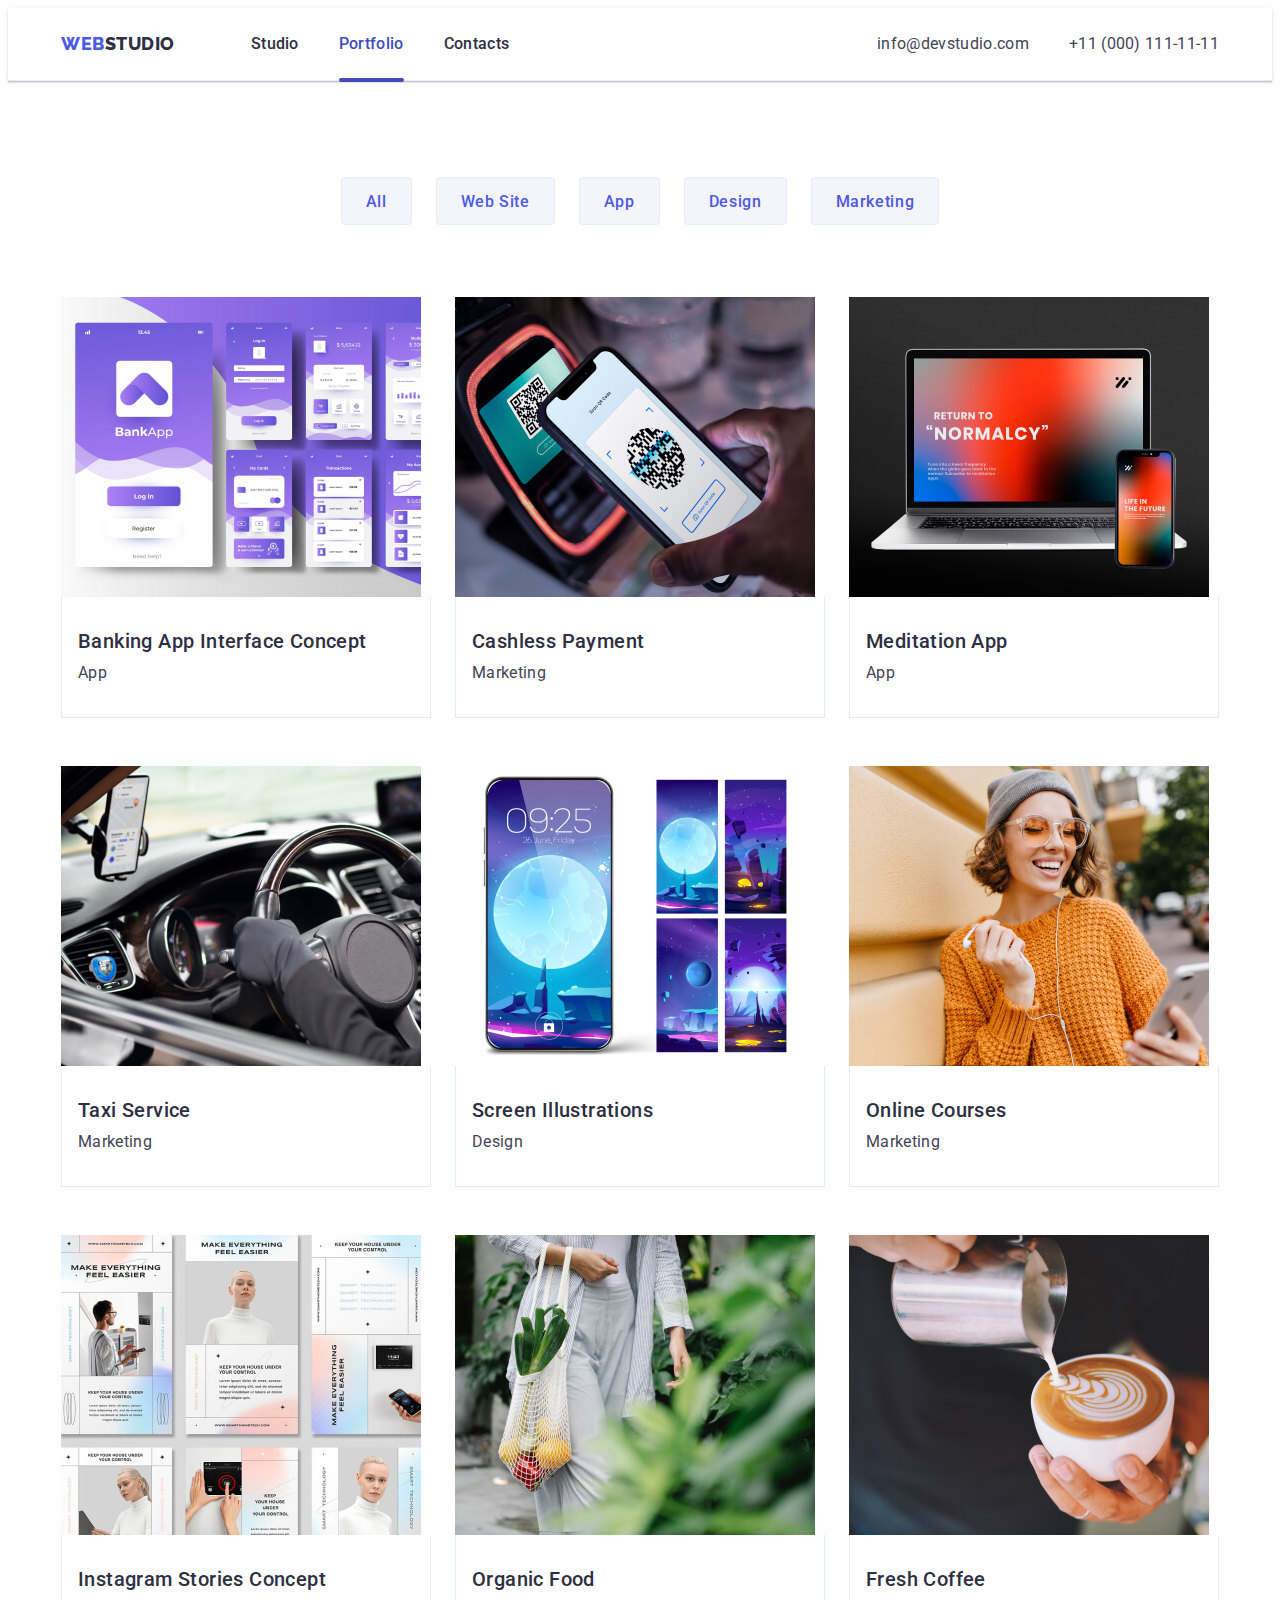
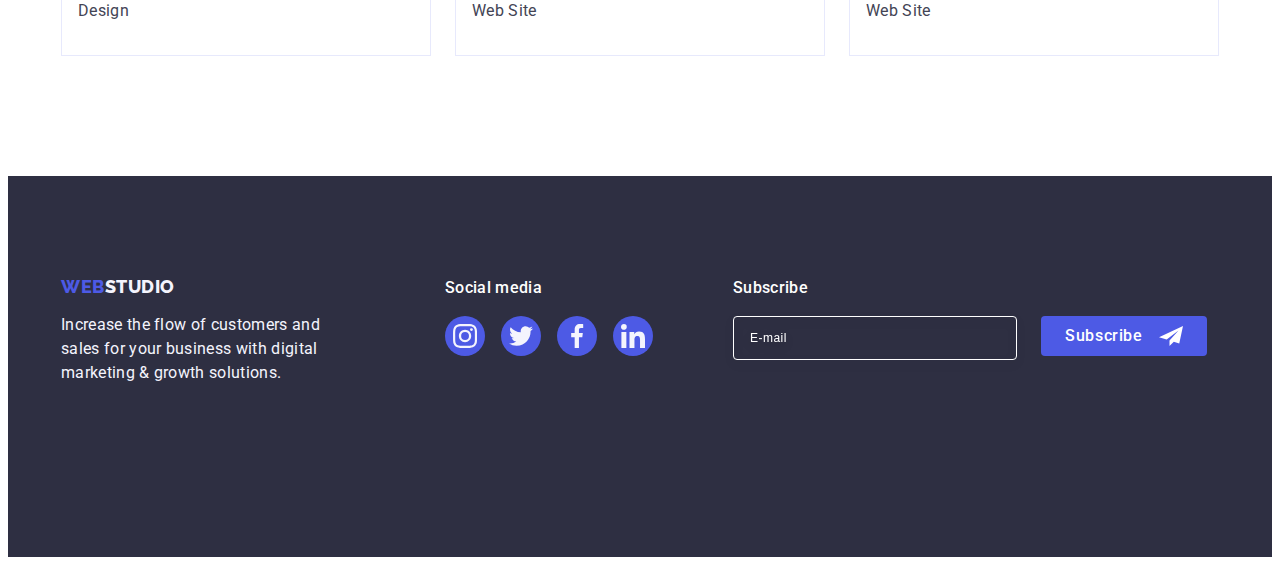
<file: portfolio-copy.html>
<!DOCTYPE html>
<html lang="en">
  <head>
    <meta charset="UTF-8" />
    <meta http-equiv="X-UA-Compatible" content="IE=edge" />
    <meta name="viewport" content="width=device-width, initial-scale=1.0" />
    <title>WEBSTUDIO</title>
    <link rel="preconnect" href="https://fonts.googleapis.com" />
    <link rel="preconnect" href="https://fonts.gstatic.com" crossorigin />
    <link
      href="https://fonts.googleapis.com/css2?family=Raleway:wght@800&amp;family=Roboto:wght@400;500;700;900&amp;display=swap"
      rel="stylesheet"
    />
    <link
      rel="stylesheet"
      href="https://cdnjs.cloudflare.com/ajax/libs/modern-normalize/2.0.0/modern-normalize.min.css"
      integrity="sha512-4xo8blKMVCiXpTaLzQSLSw3KFOVPWhm/TRtuPVc4WG6kUgjH6J03IBuG7JZPkcWMxJ5huwaBpOpnwYElP/m6wg=="
      crossorigin="anonymous"
      referrerpolicy="no-referrer"
    />
    <link rel="stylesheet" href="./css/styles.css" />
    <link rel="stylesheet" href="./css/media.css" />
  </head>
  <body>
    <!--============= HEADER      ================-->

    <header class="header">
      <div class="container header-container">
        <nav class="nav">
          <a class="logo-dark link" href="./index.html"
            >Web<span class="primary-logo-dark">Studio</span>
          </a>
          <ul class="menu list">
            <li class="menu-item">
              <a class="menu-link link" href="./index.html">Studio</a>
            </li>
            <li class="menu-item">
              <a class="menu-link underline link" href="./portfolio.html"
                >Portfolio</a
              >
            </li>
            <li class="menu-item">
              <a class="menu-link link" href="">Contacts</a>
            </li>
          </ul>
        </nav>

        <address class="adress">
          <ul class="menu list">
            <li class="adress-item">
              <a class="adress-link link" href="mailto:info@devstudio.com"
                >info@devstudio.com</a
              >
            </li>
            <li class="adress-item">
              <a class="adress-link link" href="tel:+110001111111"
                >+11 (000) 111-11-11</a
              >
            </li>
          </ul>
        </address>
      </div>
    </header>

    <!--------------------MAIN---------------------------->

    <main>
      <section class="portfolio">
        <div class="container portfolio-container">
          <h1 class="visually-hidden">Portfolio</h1>

          <!-- =============BUTTONS============== -->
          <ul class="portfolio-list list">
            <li class="portfolio-item-btn">
              <button class="portfolio-btn all-btns" type="button">All</button>
            </li>
            <li class="portfolio-item-btn">
              <button class="portfolio-btn all-btns" type="button">
                Web Site
              </button>
            </li>
            <li class="portfolio-item-btn">
              <button class="portfolio-btn all-btns" type="button">App</button>
            </li>
            <li class="portfolio-item-btn">
              <button class="portfolio-btn all-btns" type="button">
                Design
              </button>
            </li>
            <li class="portfolio-item-btn">
              <button class="portfolio-btn all-btns" type="button">
                Marketing
              </button>
            </li>
          </ul>

          <!-- =================IMAGES================== -->

          <ul class="portfolio-img-list list">
            <li class="portfolio-item-img">
              <a class="portfolio-link link" href="">
                <div class="portfolio-pic-wraper">
                  <img
                    src="./images/portfolio/goods1.jpg"
                    alt="Banking App Interface Concept"
                    width="360"
                    height="300"
                  />
                  <p class="overlay-text">
                    14 Stylish and User-Friendly App Design Concepts · Task
                    Manager App · Calorie Tracker App · Exotic Fruit Ecommerce
                    App · Cloud Storage App
                  </p>
                </div>
                <div class="app-links">
                  <h2 class="pictures-title">Banking App Interface Concept</h2>
                  <p class="pictures-text">App</p>
                </div>
              </a>
            </li>
            <li class="portfolio-item-img">
              <a class="portfolio-link link" href="">
                <div class="portfolio-pic-wraper">
                  <img
                    src="./images/portfolio/goods2.jpg"
                    alt="Cashless Payment"
                    width="360"
                    height="300"
                  />
                  <p class="overlay-text">
                    14 Stylish and User-Friendly App Design Concepts · Task
                    Manager App · Calorie Tracker App · Exotic Fruit Ecommerce
                    App · Cloud Storage App
                  </p>
                </div>
                <div class="app-links">
                  <h2 class="pictures-title">Cashless Payment</h2>
                  <p class="pictures-text">Marketing</p>
                </div>
              </a>
            </li>
            <li class="portfolio-item-img">
              <a class="portfolio-link link" href="">
                <div class="portfolio-pic-wraper">
                  <img
                    src="./images/portfolio/goods3.jpg"
                    alt="Meditation App"
                    width="360"
                    height="300"
                  />
                  <p class="overlay-text">
                    14 Stylish and User-Friendly App Design Concepts · Task
                    Manager App · Calorie Tracker App · Exotic Fruit Ecommerce
                    App · Cloud Storage App
                  </p>
                </div>
                <div class="app-links">
                  <h2 class="pictures-title">Meditation App</h2>
                  <p class="pictures-text">App</p>
                </div>
              </a>
            </li>
            <li class="portfolio-item-img">
              <a class="portfolio-link link" href="">
                <div class="portfolio-pic-wraper">
                  <img
                    src="./images/portfolio/goods4.jpg"
                    alt="Taxi Service"
                    width="360"
                    height="300"
                  />
                  <p class="overlay-text">
                    14 Stylish and User-Friendly App Design Concepts · Task
                    Manager App · Calorie Tracker App · Exotic Fruit Ecommerce
                    App · Cloud Storage App
                  </p>
                </div>
                <div class="app-links">
                  <h2 class="pictures-title">Taxi Service</h2>
                  <p class="pictures-text">Marketing</p>
                </div>
              </a>
            </li>
            <li class="portfolio-item-img">
              <a class="portfolio-link link" href="">
                <div class="portfolio-pic-wraper">
                  <img
                    src="./images/portfolio/goods5.jpg"
                    alt="Phone Screen Illustrations"
                    width="360"
                    height="300"
                  />
                  <p class="overlay-text">
                    14 Stylish and User-Friendly App Design Concepts · Task
                    Manager App · Calorie Tracker App · Exotic Fruit Ecommerce
                    App · Cloud Storage App
                  </p>
                </div>
                <div class="app-links">
                  <h2 class="pictures-title">Screen Illustrations</h2>
                  <p class="pictures-text">Design</p>
                </div>
              </a>
            </li>
            <li class="portfolio-item-img">
              <a class="portfolio-link link" href="">
                <div class="portfolio-pic-wraper">
                  <img
                    src="./images/portfolio/goods6.jpg"
                    alt="Happy women"
                    width="360"
                    height="300"
                  />
                  <p class="overlay-text">
                    14 Stylish and User-Friendly App Design Concepts · Task
                    Manager App · Calorie Tracker App · Exotic Fruit Ecommerce
                    App · Cloud Storage App
                  </p>
                </div>
                <div class="app-links">
                  <h2 class="pictures-title">Online Courses</h2>
                  <p class="pictures-text">Marketing</p>
                </div>
              </a>
            </li>
            <li class="portfolio-item-img">
              <a class="portfolio-link link" href="">
                <div class="portfolio-pic-wraper">
                  <img
                    src="./images/portfolio/goods7.jpg"
                    alt="Instagram Stories Concept"
                    width="360"
                    height="300"
                  />
                  <p class="overlay-text">
                    14 Stylish and User-Friendly App Design Concepts · Task
                    Manager App · Calorie Tracker App · Exotic Fruit Ecommerce
                    App · Cloud Storage App
                  </p>
                </div>
                <div class="app-links">
                  <h2 class="pictures-title">Instagram Stories Concept</h2>
                  <p class="pictures-text">Design</p>
                </div>
              </a>
            </li>
            <li class="portfolio-item-img">
              <a class="portfolio-link link" href="">
                <div class="portfolio-pic-wraper">
                  <img
                    src="./images/portfolio/goods8.jpg"
                    alt="Organic Food"
                    width="360"
                    height="300"
                  />
                  <p class="overlay-text">
                    14 Stylish and User-Friendly App Design Concepts · Task
                    Manager App · Calorie Tracker App · Exotic Fruit Ecommerce
                    App · Cloud Storage App
                  </p>
                </div>
                <div class="app-links">
                  <h2 class="pictures-title">Organic Food</h2>
                  <p class="pictures-text">Web Site</p>
                </div>
              </a>
            </li>
            <li class="portfolio-item-img">
              <a class="portfolio-link link" href="">
                <div class="portfolio-pic-wraper">
                  <img
                    src="./images/portfolio/goods9.jpg"
                    alt="Fresh Coffee"
                    width="360"
                    height="300"
                  />
                  <p class="overlay-text">
                    14 Stylish and User-Friendly App Design Concepts · Task
                    Manager App · Calorie Tracker App · Exotic Fruit Ecommerce
                    App · Cloud Storage App
                  </p>
                </div>
                <div class="app-links">
                  <h2 class="pictures-title">Fresh Coffee</h2>
                  <p class="pictures-text">Web Site</p>
                </div>
              </a>
            </li>
          </ul>
        </div>
      </section>
    </main>

    <!-- !===================== FOOTER  ============================-->

    <footer class="footer">
      <div class="container footer-cotainer">
        <div class="left-side-footer">
          <a class="logo-light link" href="./index.html"
            >Web<span class="primary-logo-light">Studio</span></a
          >
          <p class="footer-text">
            Increase the flow of customers and sales for your business with
            digital marketing & growth solutions.
          </p>
        </div>
        <div class="footer-social-container">
          <p class="footer-social-title">Social media</p>
          <ul class="footer-social-list list">
            <li class="social-list-items">
              <a
                href=""
                class="social-list-link footer-list-link link"
                target="_blank"
                rel="no-opener no-referrer"
              >
                <svg
                  class="social-list-icon footer-icon"
                  width="24"
                  height="24"
                >
                  <use href="./images/icons.svg#icon-instagram"></use>
                </svg>
              </a>
            </li>
            <li class="social-list-items">
              <a
                href=""
                class="social-list-link footer-list-link link"
                target="_blank"
                rel="no-opener no-referrer"
              >
                <svg
                  class="social-list-icon footer-icon"
                  width="24"
                  height="24"
                >
                  <use href="./images/icons.svg#icon-twitter"></use>
                </svg>
              </a>
            </li>
            <li class="social-list-items">
              <a
                href=""
                class="social-list-link footer-list-link link"
                target="_blank"
                rel="no-opener no-referrer"
              >
                <svg
                  class="social-list-icon footer-icon"
                  width="24"
                  height="24"
                >
                  <use href="./images/icons.svg#icon-facebook"></use>
                </svg>
              </a>
            </li>
            <li class="social-list-items">
              <a
                href=""
                class="social-list-link footer-list-link link"
                target="_blank"
                rel="no-opener no-referrer"
              >
                <svg
                  class="social-list-icon footer-icon"
                  width="24"
                  height="24"
                >
                  <use href="./images/icons.svg#icon-linkedin"></use>
                </svg>
              </a>
            </li>
          </ul>
        </div>

        <div class="footer-subscribe">
          <p class="footer-subscribe-title">Subscribe</p>
          <form class="footer-subscribe-form">
            <label class="footer-subscribe-label">
              <input
                class="footer-subscribe-input"
                type="email"
                name="subscribe"
                placeholder="E-mail"
                required
              />
            </label>
            <button class="all-btns footer-subscribe-btn" type="submit">
              Subscribe
              <svg class="subscribe-btn-icon" width="24" height="24">
                <use href="./images/icons.svg#subscribe"></use>
              </svg>
            </button>
          </form>
        </div>
      </div>
    </footer>
  </body>
</html>
</file>
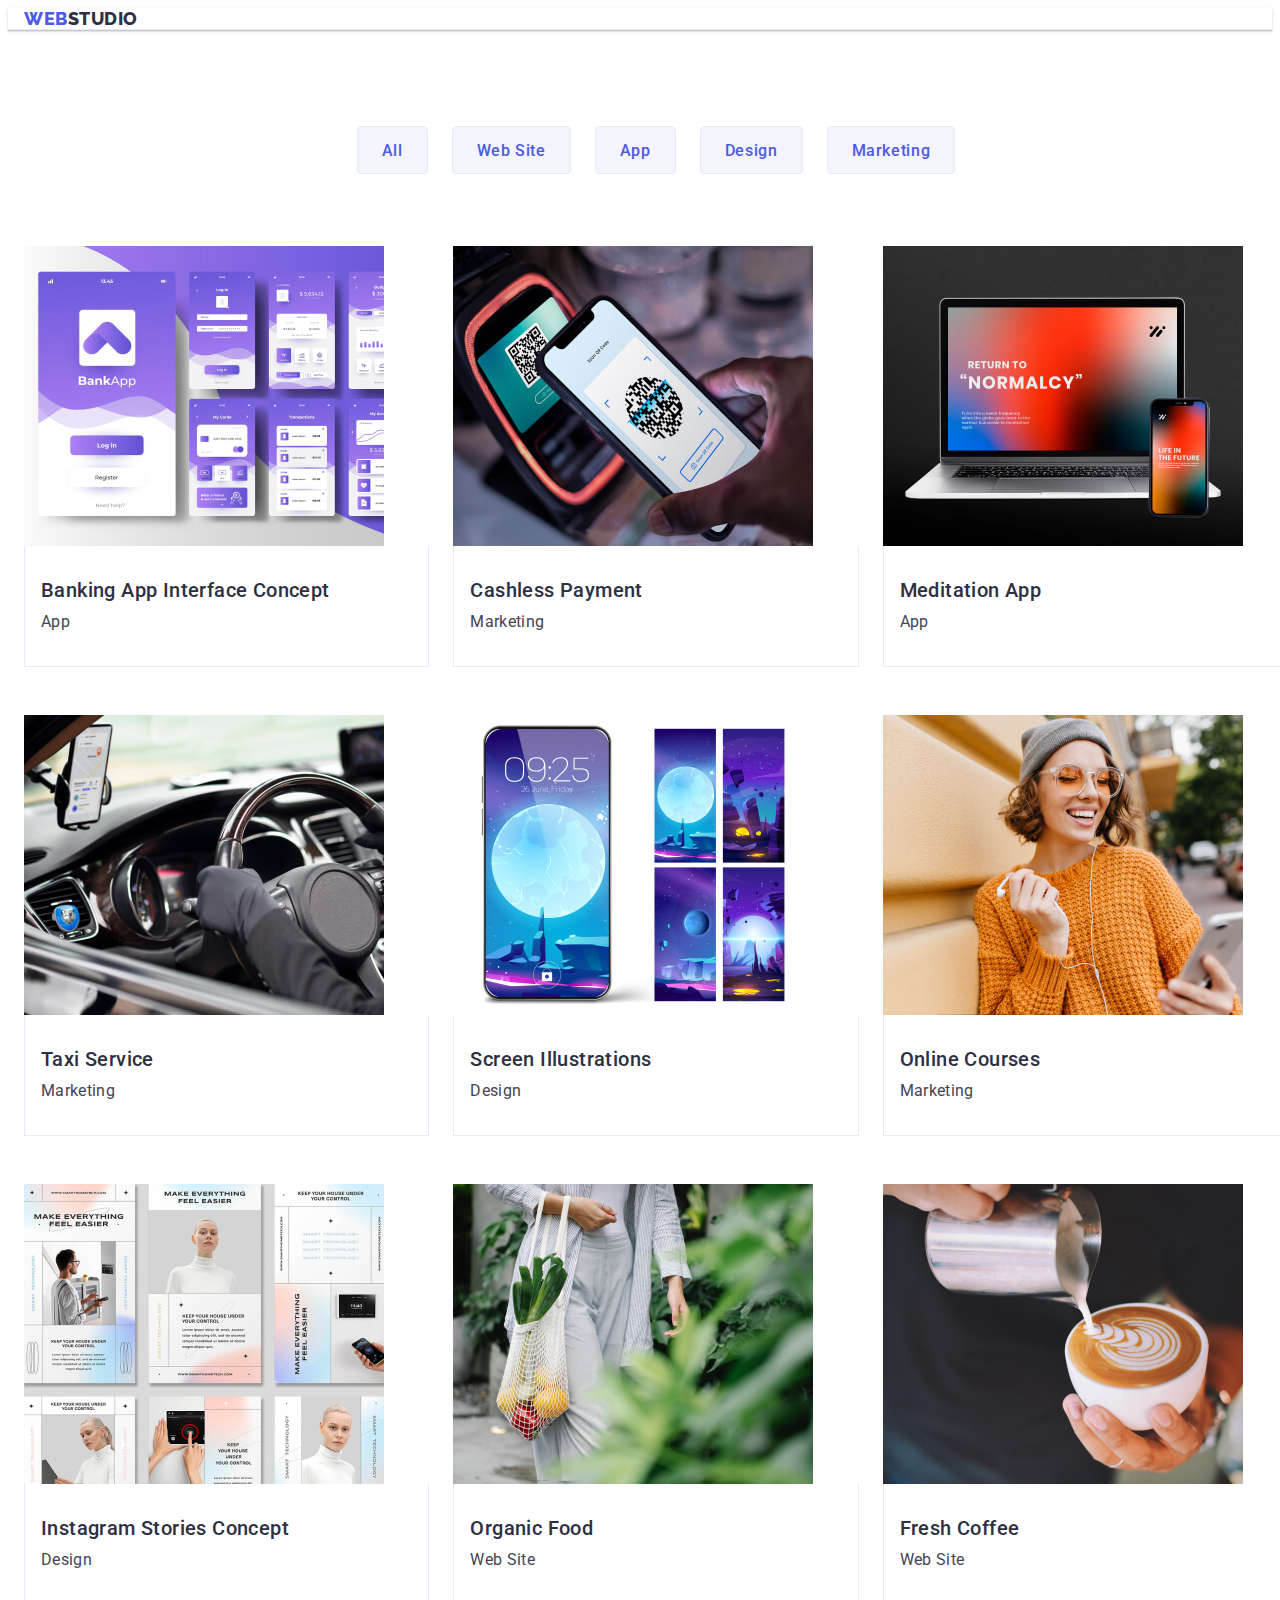
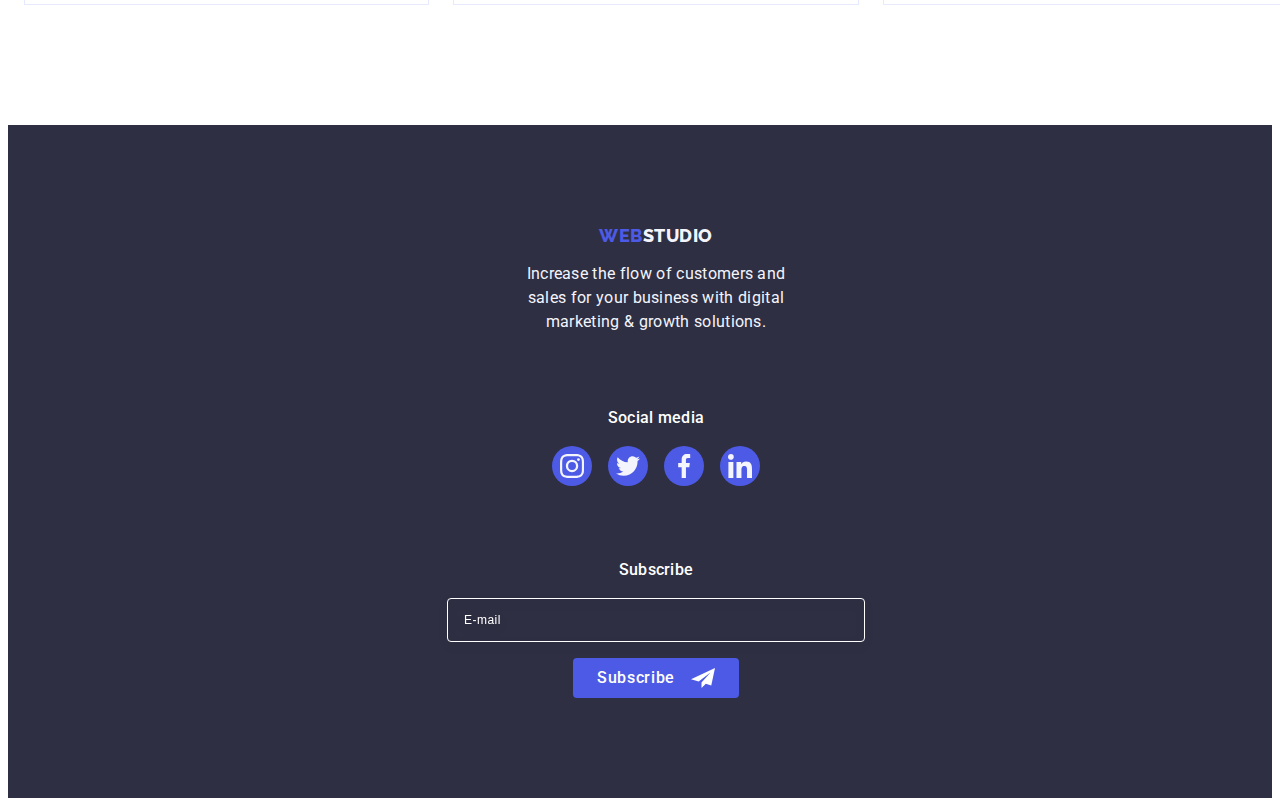
<file: portfolio.html>
<!DOCTYPE html>
<html lang="en">
  <head>
    <meta charset="UTF-8" />
    <meta http-equiv="X-UA-Compatible" content="IE=edge" />
    <meta name="viewport" content="width=device-width, initial-scale=1.0" />
    <title>WEBSTUDIO</title>
    <link rel="preconnect" href="https://fonts.googleapis.com" />
    <link rel="preconnect" href="https://fonts.gstatic.com" crossorigin />
    <link
      href="https://fonts.googleapis.com/css2?family=Raleway:wght@800&amp;family=Roboto:wght@400;500;700;900&amp;display=swap"
      rel="stylesheet"
    />
    <link
      rel="stylesheet"
      href="https://cdnjs.cloudflare.com/ajax/libs/modern-normalize/2.0.0/modern-normalize.min.css"
      integrity="sha512-4xo8blKMVCiXpTaLzQSLSw3KFOVPWhm/TRtuPVc4WG6kUgjH6J03IBuG7JZPkcWMxJ5huwaBpOpnwYElP/m6wg=="
      crossorigin="anonymous"
      referrerpolicy="no-referrer"
    />
    <link rel="stylesheet" href="./css/styles.css" />
  </head>
  <body>
    <!--============= HEADER      ================-->

    <header class="header">
      <div class="container header-container">
        <nav class="nav">
          <a class="logo-dark link" href="./index.html"
            >Web<span class="primary-logo-dark">Studio</span>
          </a>
          <ul class="menu list">
            <li class="menu-item">
              <a class="menu-link link" href="./index.html">Studio</a>
            </li>
            <li class="menu-item">
              <a class="menu-link underline link" href="./portfolio.html"
                >Portfolio</a
              >
            </li>
            <li class="menu-item">
              <a class="menu-link link" href="">Contacts</a>
            </li>
          </ul>
        </nav>

        <address class="adress">
          <ul class="menu list">
            <li class="adress-item">
              <a class="adress-link link" href="mailto:info@devstudio.com"
                >info@devstudio.com</a
              >
            </li>
            <li class="adress-item">
              <a class="adress-link link" href="tel:+110001111111"
                >+11 (000) 111-11-11</a
              >
            </li>
          </ul>
        </address>
      </div>
    </header>

    <!--------------------MAIN---------------------------->

    <main>
      <section class="portfolio">
        <div class="container portfolio-container">
          <h1 class="visually-hidden">Portfolio</h1>

          <!-- =============BUTTONS============== -->
          <ul class="portfolio-list list">
            <li class="portfolio-item-btn">
              <button class="portfolio-btn all-btns" type="button">All</button>
            </li>
            <li class="portfolio-item-btn">
              <button class="portfolio-btn all-btns" type="button">
                Web Site
              </button>
            </li>
            <li class="portfolio-item-btn">
              <button class="portfolio-btn all-btns" type="button">App</button>
            </li>
            <li class="portfolio-item-btn">
              <button class="portfolio-btn all-btns" type="button">
                Design
              </button>
            </li>
            <li class="portfolio-item-btn">
              <button class="portfolio-btn all-btns" type="button">
                Marketing
              </button>
            </li>
          </ul>

          <!-- =================IMAGES================== -->

          <ul class="portfolio-img-list list">
            <li class="portfolio-item-img">
              <a class="portfolio-link link" href="">
                <div class="portfolio-pic-wraper">
                  <img
                    src="./images/portfolio/goods1.jpg"
                    alt="Banking App Interface Concept"
                    width="360"
                    height="300"
                  />
                  <p class="overlay-text">
                    14 Stylish and User-Friendly App Design Concepts · Task
                    Manager App · Calorie Tracker App · Exotic Fruit Ecommerce
                    App · Cloud Storage App
                  </p>
                </div>
                <div class="app-links">
                  <h2 class="pictures-title">Banking App Interface Concept</h2>
                  <p class="pictures-text">App</p>
                </div>
              </a>
            </li>
            <li class="portfolio-item-img">
              <a class="portfolio-link link" href="">
                <div class="portfolio-pic-wraper">
                  <img
                    src="./images/portfolio/goods2.jpg"
                    alt="Cashless Payment"
                    width="360"
                    height="300"
                  />
                  <p class="overlay-text">
                    14 Stylish and User-Friendly App Design Concepts · Task
                    Manager App · Calorie Tracker App · Exotic Fruit Ecommerce
                    App · Cloud Storage App
                  </p>
                </div>
                <div class="app-links">
                  <h2 class="pictures-title">Cashless Payment</h2>
                  <p class="pictures-text">Marketing</p>
                </div>
              </a>
            </li>
            <li class="portfolio-item-img">
              <a class="portfolio-link link" href="">
                <div class="portfolio-pic-wraper">
                  <img
                    src="./images/portfolio/goods3.jpg"
                    alt="Meditation App"
                    width="360"
                    height="300"
                  />
                  <p class="overlay-text">
                    14 Stylish and User-Friendly App Design Concepts · Task
                    Manager App · Calorie Tracker App · Exotic Fruit Ecommerce
                    App · Cloud Storage App
                  </p>
                </div>
                <div class="app-links">
                  <h2 class="pictures-title">Meditation App</h2>
                  <p class="pictures-text">App</p>
                </div>
              </a>
            </li>
            <li class="portfolio-item-img">
              <a class="portfolio-link link" href="">
                <div class="portfolio-pic-wraper">
                  <img
                    src="./images/portfolio/goods4.jpg"
                    alt="Taxi Service"
                    width="360"
                    height="300"
                  />
                  <p class="overlay-text">
                    14 Stylish and User-Friendly App Design Concepts · Task
                    Manager App · Calorie Tracker App · Exotic Fruit Ecommerce
                    App · Cloud Storage App
                  </p>
                </div>
                <div class="app-links">
                  <h2 class="pictures-title">Taxi Service</h2>
                  <p class="pictures-text">Marketing</p>
                </div>
              </a>
            </li>
            <li class="portfolio-item-img">
              <a class="portfolio-link link" href="">
                <div class="portfolio-pic-wraper">
                  <img
                    src="./images/portfolio/goods5.jpg"
                    alt="Phone Screen Illustrations"
                    width="360"
                    height="300"
                  />
                  <p class="overlay-text">
                    14 Stylish and User-Friendly App Design Concepts · Task
                    Manager App · Calorie Tracker App · Exotic Fruit Ecommerce
                    App · Cloud Storage App
                  </p>
                </div>
                <div class="app-links">
                  <h2 class="pictures-title">Screen Illustrations</h2>
                  <p class="pictures-text">Design</p>
                </div>
              </a>
            </li>
            <li class="portfolio-item-img">
              <a class="portfolio-link link" href="">
                <div class="portfolio-pic-wraper">
                  <img
                    src="./images/portfolio/goods6.jpg"
                    alt="Happy women"
                    width="360"
                    height="300"
                  />
                  <p class="overlay-text">
                    14 Stylish and User-Friendly App Design Concepts · Task
                    Manager App · Calorie Tracker App · Exotic Fruit Ecommerce
                    App · Cloud Storage App
                  </p>
                </div>
                <div class="app-links">
                  <h2 class="pictures-title">Online Courses</h2>
                  <p class="pictures-text">Marketing</p>
                </div>
              </a>
            </li>
            <li class="portfolio-item-img">
              <a class="portfolio-link link" href="">
                <div class="portfolio-pic-wraper">
                  <img
                    src="./images/portfolio/goods7.jpg"
                    alt="Instagram Stories Concept"
                    width="360"
                    height="300"
                  />
                  <p class="overlay-text">
                    14 Stylish and User-Friendly App Design Concepts · Task
                    Manager App · Calorie Tracker App · Exotic Fruit Ecommerce
                    App · Cloud Storage App
                  </p>
                </div>
                <div class="app-links">
                  <h2 class="pictures-title">Instagram Stories Concept</h2>
                  <p class="pictures-text">Design</p>
                </div>
              </a>
            </li>
            <li class="portfolio-item-img">
              <a class="portfolio-link link" href="">
                <div class="portfolio-pic-wraper">
                  <img
                    src="./images/portfolio/goods8.jpg"
                    alt="Organic Food"
                    width="360"
                    height="300"
                  />
                  <p class="overlay-text">
                    14 Stylish and User-Friendly App Design Concepts · Task
                    Manager App · Calorie Tracker App · Exotic Fruit Ecommerce
                    App · Cloud Storage App
                  </p>
                </div>
                <div class="app-links">
                  <h2 class="pictures-title">Organic Food</h2>
                  <p class="pictures-text">Web Site</p>
                </div>
              </a>
            </li>
            <li class="portfolio-item-img">
              <a class="portfolio-link link" href="">
                <div class="portfolio-pic-wraper">
                  <img
                    src="./images/portfolio/goods9.jpg"
                    alt="Fresh Coffee"
                    width="360"
                    height="300"
                  />
                  <p class="overlay-text">
                    14 Stylish and User-Friendly App Design Concepts · Task
                    Manager App · Calorie Tracker App · Exotic Fruit Ecommerce
                    App · Cloud Storage App
                  </p>
                </div>
                <div class="app-links">
                  <h2 class="pictures-title">Fresh Coffee</h2>
                  <p class="pictures-text">Web Site</p>
                </div>
              </a>
            </li>
          </ul>
        </div>
      </section>
    </main>

    <!-- !===================== FOOTER  ============================-->

    <footer class="footer">
      <div class="container footer-cotainer">
        <div class="left-side-footer">
          <a class="logo-light link" href="./index.html"
            >Web<span class="primary-logo-light">Studio</span></a
          >
          <p class="footer-text">
            Increase the flow of customers and sales for your business with
            digital marketing & growth solutions.
          </p>
        </div>
        <div class="footer-social-container">
          <p class="footer-social-title">Social media</p>
          <ul class="footer-social-list list">
            <li class="social-list-items">
              <a
                href=""
                class="social-list-link footer-list-link link"
                target="_blank"
                rel="no-opener no-referrer"
              >
                <svg
                  class="social-list-icon footer-icon"
                  width="24"
                  height="24"
                >
                  <use href="./images/icons.svg#icon-instagram"></use>
                </svg>
              </a>
            </li>
            <li class="social-list-items">
              <a
                href=""
                class="social-list-link footer-list-link link"
                target="_blank"
                rel="no-opener no-referrer"
              >
                <svg
                  class="social-list-icon footer-icon"
                  width="24"
                  height="24"
                >
                  <use href="./images/icons.svg#icon-twitter"></use>
                </svg>
              </a>
            </li>
            <li class="social-list-items">
              <a
                href=""
                class="social-list-link footer-list-link link"
                target="_blank"
                rel="no-opener no-referrer"
              >
                <svg
                  class="social-list-icon footer-icon"
                  width="24"
                  height="24"
                >
                  <use href="./images/icons.svg#icon-facebook"></use>
                </svg>
              </a>
            </li>
            <li class="social-list-items">
              <a
                href=""
                class="social-list-link footer-list-link link"
                target="_blank"
                rel="no-opener no-referrer"
              >
                <svg
                  class="social-list-icon footer-icon"
                  width="24"
                  height="24"
                >
                  <use href="./images/icons.svg#icon-linkedin"></use>
                </svg>
              </a>
            </li>
          </ul>
        </div>

        <div class="footer-subscribe">
          <p class="footer-subscribe-title">Subscribe</p>
          <form class="footer-subscribe-form">
            <label class="footer-subscribe-label">
              <input
                class="footer-subscribe-input"
                type="email"
                name="subscribe"
                placeholder="E-mail"
                required
              />
            </label>
            <button class="all-btns footer-subscribe-btn" type="submit">
              Subscribe
              <svg class="subscribe-btn-icon" width="24" height="24">
                <use href="./images/icons.svg#subscribe"></use>
              </svg>
            </button>
          </form>
        </div>
      </div>
    </footer>
  </body>
</html>
</file>
<file: css/styles.css>
:root {
  --main-text-color: #434455;
  --title-color: #2e2f42;
  --hover-color: #404bbf;
  --main-blue: #4d5ae5;
  --white: #ffffff;
  --light-purple: #f4f4fd;
  --green-focus-link: #31d0aa;
  --customers: #8e8f99;
  --h-focus-transition: 200ms cubic-bezier(0.4, 0, 0.2, 1);
}
body {
  font-family: 'Roboto', sans-serif;
  color: var(--main-text-color);
  background-color: var(--white);
}

h1,
h2,
h3,
h4,
h5,
h6,
p {
  margin-top: 0;
  margin-bottom: 0;
}

ul,
ol {
  margin-top: 0;
  margin-bottom: 0;
  padding-left: 0;
}

img {
  display: block;
}

.container {
  width: 100%;
  margin-left: auto;
  margin-right: auto;

  padding-left: 16px;
  padding-right: 16px;
}

.link {
  text-decoration: none;
}

.list {
  list-style: none;
}

.all-btns:hover,
.all-btns:focus {
  background-color: var(--hover-color);
}

.all-btns {
  font-family: 'Roboto', sans-serif;
  font-weight: 500;
  font-size: 16px;
  line-height: 1.5;
  letter-spacing: 0.04em;
  color: var(--white);
  cursor: pointer;
}

.no-scroll {
  overflow: hidden;
}

/* !======================HEADER======================= */

.header {
  display: flex;
  border-bottom: 1px solid #e7e9fc;
  box-shadow: 0px 2px 1px rgba(46, 47, 66, 0.08),
    0px 1px 1px rgba(46, 47, 66, 0.16), 0px 1px 6px rgba(46, 47, 66, 0.08);

  /*? ========== НОВОЕ ============ */
  /* transition: opacity 1000ms linear, visibility 1000ms linear; */

  /*? ========== НОВОЕ ============ */
}

.header-container {
  display: flex;
  justify-content: space-between;
}

.nav {
  display: flex;
  align-items: center;
}

.logo-dark {
  font-family: 'Raleway', sans-serif;
  font-weight: 800;
  font-size: 18px;
  line-height: 1.17;
  letter-spacing: 0.03em;
  text-transform: uppercase;
  color: var(--main-blue);
}

.primary-logo-dark {
  color: var(--title-color);
}

.menu {
  display: none;
}

.adress {
  display: none;
}

.bar-menu-btn {
  display: flex;
  padding-top: 24px;
  padding-bottom: 24px;
  border: none;
  background-color: transparent;
}

.bar-menu {
  stroke: var(--title-color);
}

/* ! =============  MOBILE BAR WINDOW ============   */

.mob-menuwindow-wraper {
  overflow: hidden;
  position: absolute;
  width: 100%;
  height: 100%;
}

.mob-modal-window {
  position: absolute;
  right: 0;
  transition: transform var(--h-focus-transition);
  display: flex;
  flex-direction: column;
  justify-content: space-between;
  z-index: 10;
  width: 100vw;
  height: 100vh;
  background-color: var(--white);
  padding: 80px 35px 40px 40px;
  overflow: auto;
}

.mob-menuwindow-wraper.is-hidden .mob-modal-window {
  transform: translateX(100%);
}

.mob-modal-cls-btn {
  display: flex;
  position: absolute;
  align-items: center;
  justify-content: center;
  padding: 0;
  top: 24px;
  right: 24px;
  width: 24px;
  height: 24px;
  background-color: #e7e9fc;
  border: 1px solid rgba(0, 0, 0, 0.1);
  border-radius: 50%;
  cursor: pointer;
  transition: background-color 250ms cubic-bezier(0.4, 0, 0.2, 1),
    border 250ms cubic-bezier(0.4, 0, 0.2, 1), color var(--h-focus-transition);
}

.mob-nav {
  margin-bottom: 50px;
}

.mob-menu {
  display: flex;
  flex-direction: column;
  gap: 40px;
  margin-bottom: auto;
}

.mob-menu-link {
  color: var(--title-color);
  font-size: 36px;
  font-weight: 700;
  line-height: 1.11;
  letter-spacing: 0.72px;
}

.highlight {
  color: var(--hover-color);
}

.mob-adress {
  font-style: normal;
}

.mob-adress-link-phone {
  font-size: 36px;
  font-weight: 700;
  line-height: 1.11;
  letter-spacing: 0.72px;
  color: var(--main-blue);
  margin-bottom: 40px;
}

.mob-adress-link-email {
  display: block;
  font-size: 20px;
  font-weight: 500;
  line-height: 1.2;
  letter-spacing: 0.4px;
  color: var(--main-text-color);
  margin-bottom: 48px;
}

.mob-soc-list-wrapper {
}

.mob-social-list {
  max-width: 328px;
  display: flex;
  justify-content: space-between;
}
.social-list-items {
}
.mob-social-list-link {
  display: flex;
  justify-content: center;
  align-items: center;
  width: 40px;
  height: 40px;
  border-radius: 50%;
  background-color: var(--main-blue);
}
.social-list-icon {
  fill: var(--light-purple);
  width: 16px;
  height: 16px;
}
/* =======================MAIN========================= */

/*  !========================HERO========================= */

.hero-btn {
  border: none;
  display: block;
  background-color: var(--main-blue);
  box-shadow: 0px 4px 4px rgba(0, 0, 0, 0.15);
  border-radius: 4px;
  height: 56px;
  min-width: 169px;
  margin-left: auto;
  margin-right: auto;

  padding: 16px 32px;
  transition: background-color var(--h-focus-transition);
}

.hero {
  width: 100%;
  background-color: var(--title-color);
  padding-top: 112px;
  padding-bottom: 112px;
  background-image: linear-gradient(
      rgba(46, 47, 66, 0.7),
      rgba(46, 47, 66, 0.7)
    ),
    url('../images/main-page/hero-img-mobile.jpg');
  background-size: cover;
  background-position: center;
  background-repeat: no-repeat;
}

@media (min-device-pixel-ratio: 2),
  (min-resolution: 192dpi),
  (min-resolution: 2dppx) {
  .hero {
    background-image: linear-gradient(
        rgba(46, 47, 66, 0.7),
        rgba(46, 47, 66, 0.7)
      ),
      url('../images/main-page/hero-img-mob-2x.jpg');
  }
}

.hero-title {
  margin-left: auto;
  margin-right: auto;
  margin-bottom: 72px;
  max-width: 320px;
  font-size: 36px;
  font-weight: 700;
  line-height: 40px;
  letter-spacing: 0.72px;
  color: var(--white);
  text-align: center;
}

/* !========================VALUES======================== */

.value {
  padding-top: 96px;
  padding-bottom: 96px;
}

.visually-hidden {
  position: absolute;
  width: 1px;
  height: 1px;
  margin: -1px;
  border: 0;
  padding: 0;
  white-space: nowrap;
  clip-path: inset(100%);
  clip: rect(0 0 0 0);
  overflow: hidden;
}

.value-icon {
  display: none;
}

.value-list {
  display: flex;
  flex-direction: column;
  gap: 72px;
}

.value-title {
  text-align: center;
  font-weight: 700;
  font-size: 36px;
  line-height: 1.11;
  letter-spacing: 0.72px;
  color: var(--title-color);
  margin-bottom: 8px;
}

.value-text {
  font-weight: 500;
  font-size: 16px;
  line-height: 1.5;
  letter-spacing: 0.32px;
  color: var(--main-text-color);
}

/* !=================== WORK IMAGES ================== */

.work-galary {
  display: none;
}

/* !======================= OUR TEAM ===================== */

.team-item {
  /* width: 264px; */
  display: block;
  background-color: var(--white);
  box-shadow: 0px 1px 6px rgba(46, 47, 66, 0.08),
    0px 1px 1px rgba(46, 47, 66, 0.16), 0px 2px 1px rgba(46, 47, 66, 0.08);
  border-radius: 0px 0px 4px 4px;
}
.team {
  background-color: var(--light-purple);
  padding-top: 96px;
  padding-bottom: 96px;
}

.employee-card {
  padding: 32px 16px;
}

.team-list {
  display: flex;
  flex-direction: column;
  align-items: center;
  gap: 24px;
}

.team-title {
  margin-bottom: 72px;
  font-weight: 700;
  font-size: 36px;
  line-height: 1.11;
  text-align: center;
  letter-spacing: 0.02em;
  text-transform: capitalize;
  color: var(--title-color);
}

.picture-title {
  text-align: center;
  margin-bottom: 8px;
  font-weight: 500;
  font-size: 20px;
  line-height: 1.2;
  letter-spacing: 0.02em;
  color: var(--title-color);
}

.picture-text {
  text-align: center;
  font-size: 16px;
  line-height: 1.5;
  letter-spacing: 0.02em;
  color: var(--main-text-color);
  margin-bottom: 8px;
}

.social-list {
  display: flex;
  justify-content: center;
  gap: 24px;
}

.social-list-icon {
  fill: var(--light-purple);
  width: 16px;
  height: 16px;
}

.social-list-link {
  display: flex;
  justify-content: center;
  align-items: center;
  width: 40px;
  height: 40px;
  border-radius: 50%;
  background-color: var(--main-blue);
  transition: background-color var(--h-focus-transition);
}

.social-list-link:hover,
.social-list-link:focus {
  background-color: var(--hover-color);
  outline: 0px;
}

/* !================   CUSTOMERS   ================== */

.customers {
  padding-top: 96px;
  padding-bottom: 96px;
  justify-content: center;
}

.customers-title {
  margin-bottom: 72px;
  font-weight: 700;
  font-size: 36px;
  line-height: 1.11;
  text-align: center;
  letter-spacing: 0.02em;
  text-transform: capitalize;
  color: var(--title-color);
}

.customers-icon {
  fill: currentColor;
}

.customers-list {
  display: flex;
  flex-wrap: wrap;
  justify-content: center;
  gap: 16px;
}

.customers-list-link {
  display: flex;
  justify-content: center;
  align-items: center;
  color: var(--customers);
  width: 190px;
  height: 88px;
  border: 1px solid #8e8f99;
  border-radius: 4px;
  transition: border-color var(--h-focus-transition),
    color var(--h-focus-transition);
}

.customers-list-link:hover,
.customers-list-link:focus {
  color: var(--hover-color);
  border-color: var(--hover-color);
}

/* !==================  FOOTER  ========================= */

.footer-icon {
  width: 24px;
  height: 24px;
}

.footer {
  background-color: var(--title-color);
  padding-top: 100px;
  padding-bottom: 100px;
  text-align: center;
}

.logo-light {
  display: inline-block;
  margin-bottom: 16px;
  font-family: 'Raleway', sans-serif;
  font-weight: 800;
  font-size: 18px;
  line-height: 1.17;
  letter-spacing: 0.03em;
  text-transform: uppercase;
  color: var(--main-blue);
}

.primary-logo-light {
  color: var(--light-purple);
}

.footer-text {
  margin-left: auto;
  margin-right: auto;
  max-width: 264px;

  font-size: 16px;
  line-height: 1.5;
  letter-spacing: 0.02em;
  color: var(--light-purple);
  margin-bottom: 72px;
}

.footer-cotainer {
}

.footer-social-list {
  justify-content: center;
  display: flex;
  gap: 16px;
  margin-bottom: 72px;
}

.footer-list-link:hover,
.footer-list-link:focus {
  background-color: var(--green-focus-link);
  outline: 0px;
}

.footer-social-title {
  margin-bottom: 16px;
  font-weight: 500;
  font-size: 16px;
  line-height: 1.5;
  letter-spacing: 0.02em;
  color: var(--white);
}

.footer-subscribe-title {
  display: block;
  margin-bottom: 16px;
  font-weight: 500;
  font-size: 16px;
  line-height: 1.5;
  letter-spacing: 0.02em;
  color: var(--white);
}

.footer-subscribe-input {
  outline: none;
  border: 1px solid #ffffff;
  background: transparent;
  filter: drop-shadow(0px 4px 4px rgba(0, 0, 0, 0.15));
  border-radius: 4px;
  width: 100%;
  max-width: 398px;
  height: 40px;
  padding-left: 16px;
  color: var(--light-purple);
  font-size: 12px;
  line-height: 1.5;
  letter-spacing: 0.04em;
  color: #ffffff;
  margin-bottom: 16px;
}

.footer-subscribe-input::placeholder {
  color: #ffffff;
}

.footer-subscribe-btn {
  margin-left: auto;
  margin-right: auto;
  display: flex;
  justify-content: center;
  align-items: center;
  border: none;
  padding: 8px 24px;
  min-width: 165px;
  height: 40px;
  background: var(--main-blue);
  border-radius: 4px;
  transition: background-color var(--h-focus-transition);
  font-family: 'Roboto', sans-serif;
  font-size: 16px;
  font-weight: 500;
  line-height: 1.5;
  letter-spacing: 0.04em;
  color: var(--white);
}

.subscribe-btn-icon {
  margin-left: 16px;
  fill: var(--white);
}

/* !================  Portfolio  ======================= */

.portfolio {
  padding-top: 96px;
  padding-bottom: 120px;
}

.portfolio-link {
  display: block;
  transition: box-shadow var(--h-focus-transition);
}

.portfolio-btn {
  background-color: var(--light-purple);
  color: var(--main-blue);
  border: 1px solid #e7e9fc;
  border-radius: 4px;
  height: 48px;
  min-width: 69px;
  padding: 12px 24px;
  transition: color var(--h-focus-transition),
    background-color var(--h-focus-transition),
    border-color var(--h-focus-transition), box-shadow var(--h-focus-transition);
}

.portfolio-btn:hover,
.portfolio-btn:focus {
  background-color: var(--hover-color);
  color: var(--white);
  border: 1px solid transparent;
  box-shadow: 0px 3px 1px rgba(0, 0, 0, 0.1), 0px 2px 1px rgba(0, 0, 0, 0.08),
    0px 2px 2px rgba(0, 0, 0, 0.12);
}

.portfolio-list {
  display: flex;
  gap: 24px;
  justify-content: center;
  margin-bottom: 72px;
}

.portfolio-img-list {
  display: flex;
  flex-wrap: wrap;
  gap: 48px 24px;
}

.portfolio-link:hover,
.portfolio-link:focus {
  box-shadow: 0px 1px 6px rgba(46, 47, 66, 0.08),
    0px 1px 1px rgba(46, 47, 66, 0.16), 0px 2px 1px rgba(46, 47, 66, 0.08);
}

.portfolio-item-img {
  width: calc((100% - 2 * 24px) / 3);
}

.pictures-title {
  margin-bottom: 8px;
  font-weight: 500;
  font-size: 20px;
  line-height: 1.2;
  letter-spacing: 0.02em;
  color: var(--title-color);
}

.pictures-text {
  font-size: 16px;
  line-height: 1.5;
  letter-spacing: 0.02em;
  color: var(--main-text-color);
}

.app-links {
  padding: 32px 16px;
  border: 1px solid #e7e9fc;
  border-top: none;
}

.portfolio-pic-wraper {
  position: relative;
  overflow: hidden;
}

.overlay-text {
  position: absolute;
  top: 0;
  content: '';
  height: 100%;
  padding: 40px 32px;
  font-size: 16px;
  line-height: 1.5;
  letter-spacing: 0.02em;
  color: var(--light-purple);
  background-color: var(--main-blue);
  transform: translateY(100%);
  transition: transform 250ms cubic-bezier(0.4, 0, 0.2, 1);
}

.portfolio-link:hover .overlay-text,
.portfolio-link:focus .overlay-text {
  transform: translateY(0%);
}

/* !==================  MODAL WINDOW  ============================ */

.backdrop {
  position: fixed;
  width: 100%;
  height: 100%;
  background-color: rgba(46, 47, 66, 0.4);
  top: 0;
  transition: opacity var(--h-focus-transition),
    visibility var(--h-focus-transition);
}

.backdrop-window {
  position: absolute;
  top: 50%;
  left: 50%;

  transform: translate(-50%, -50%) scale(1);
  transition: transform var(--h-focus-transition);
  width: calc(100vw - 36px);
  max-width: 392px;
  min-height: 584px;
  background-color: #fcfcfc;
  box-shadow: 0px 1px 1px rgba(0, 0, 0, 0.14), 0px 1px 3px rgba(0, 0, 0, 0.12),
    0px 2px 1px rgba(0, 0, 0, 0.2);
  border-radius: 4px;
  padding-left: 16px;
  padding-top: 72px;
  padding-right: 16px;
  padding-bottom: 24px;
}

.backdrop-window-cls-btn {
  display: flex;
  position: absolute;
  align-items: center;
  justify-content: center;
  padding: 0;
  top: 24px;
  right: 24px;
  width: 24px;
  height: 24px;
  background-color: #e7e9fc;
  border: 1px solid rgba(0, 0, 0, 0.1);
  border-radius: 50%;
  cursor: pointer;
  transition: background-color 250ms cubic-bezier(0.4, 0, 0.2, 1),
    border 250ms cubic-bezier(0.4, 0, 0.2, 1), color var(--h-focus-transition);
}

.backdrop-window-cls-btn:hover,
.backdrop-window-cls-btn:focus {
  background-color: var(--hover-color);
  color: var(--white);
  border: none;
}

.icon-close {
  fill: currentColor;
}

.is-hidden {
  visibility: hidden;
  opacity: 0;
  pointer-events: none;
}

.backdrop.is-hidden .backdrop-window {
  transform: scale(0);
}

/* !================ FORM FIELD ================== */

.signup-form {
  margin: 0 auto;
}

.signup-form-field-wrapper {
  margin-bottom: 8px;
}

.backdrop-title {
  display: block;
  font-weight: 500;
  font-size: 16px;
  line-height: 1.5;
  text-align: center;
  letter-spacing: 0.02em;
  color: var(--title-color);
  margin-bottom: 16px;
  margin-left: auto;
  margin-right: auto;
}

.signup-form-input {
  outline: transparent;
  display: block;
  padding-left: 38px;
  width: 100%;
  border: 1px solid rgba(46, 47, 66, 0.4);
  background-color: transparent;
  border-radius: 4px;
  height: 40px;
  transition: border-color var(--h-focus-transition);
}

.signup-form-input:focus {
  border-color: var(--main-blue);
}

.signup-form-input:focus + .input-icon {
  fill: var(--main-blue);
}

.input-wrapper {
  position: relative;
}

.input-icon {
  position: absolute;
  left: 16px;
  top: 50%;
  transform: translateY(-50%);

  fill: var(--title-color);
  transition: fill var(--h-focus-transition);
}

.input-comment-wrapper {
  margin-bottom: 16px;
}

.comment-field {
  padding: 8px 16px;
  resize: none;
  width: 100%;
  height: 120px;
  font-size: 12px;
  line-height: 1.17;
  letter-spacing: 0.04em;
  color: rgba(46, 47, 66, 0.4);
}

.signup-form-label {
  display: block;
  margin-bottom: 4px;
  font-weight: 400;
  font-size: 12px;
  line-height: 1.17;
  letter-spacing: 0.04em;
  color: var(--customers);
}

.policy-wrapper {
  margin-bottom: 24px;
}

.policy-title {
  align-items: center;
  font-size: 12px;
  line-height: 1.17;
  letter-spacing: 0.04em;
  color: var(--customers);
}

.policy-link {
  color: var(--main-blue);
}

.policy-checkbox {
  width: 16px;
  height: 16px;
}

.new-checkbox {
  display: inline-flex;
  cursor: pointer;
  align-items: center;
  justify-content: center;
  fill: transparent;
  width: 16px;
  height: 16px;
  border: 1px solid rgba(46, 47, 66, 0.4);
  border-radius: 2px;
  transition: background-color 250ms cubic-bezier(0.4, 0, 0.2, 1),
    border 250ms cubic-bezier(0.4, 0, 0.2, 1),
    fill 250ms cubic-bezier(0.4, 0, 0.2, 1);
  margin-right: 8px;
}

.policy-checkbox:checked + .policy-title > .new-checkbox {
  background-color: var(--hover-color);
  border: none;
  fill: var(--light-purple);
}

.submit-btn {
  border: none;
  display: block;
  margin: 0 auto;
  min-width: 169px;
  height: 56px;
  background: var(--main-blue);
  box-shadow: 0px 4px 4px rgba(0, 0, 0, 0.15);
  border-radius: 4px;
  padding: 16px 32px;
  transition: background-color var(--h-focus-transition);
}
</file>
<file: css/media.css>
@media screen and (min-width: 768px) {
  /** ===========  HEADER  ========= */

  .logo-dark {
    margin-right: 120px;
  }

  .bar-menu-btn {
    display: none;
  }

  .menu {
    display: flex;
    gap: 40px;
  }

  .menu-link {
    position: relative;
    padding-top: 24px;
    padding-bottom: 24px;
    display: block;
    font-weight: 500;
    font-size: 16px;
    line-height: 1.5;
    letter-spacing: 0.32px;
    color: var(--title-color);
    transition: color var(--h-focus-transition);
  }

  .menu-link:hover,
  .menu-link:focus {
    color: var(--hover-color);
  }

  .menu-item {
    position: relative;
  }

  .underline {
    color: var(--hover-color);
  }

  .underline::after {
    content: '';
    position: absolute;
    display: block;
    bottom: -2px;
    width: 100%;
    height: 4px;
    background-color: var(--hover-color);
    border-radius: 2px;
  }

  .adress {
    display: flex;
    font-style: normal;
    margin-left: auto;
    align-items: center;
  }

  .mobile-contacts {
    flex-direction: column;
    gap: 12px;
  }

  .adress-link {
    font-size: 12px;
    line-height: 1.17;
    letter-spacing: 0.48px;
    color: var(--main-text-color);
  }

  /*! ===========  HEADER  ========= */
  /** ============ HERO  =========== */
  .hero {
    background-image: linear-gradient(
        rgba(46, 47, 66, 0.7),
        rgba(46, 47, 66, 0.7)
      ),
      url('../images/main-page/hero-img-tablet.jpg');
  }
  @media (min-device-pixel-ratio: 2),
    (min-resolution: 192dpi),
    (min-resolution: 2dppx) {
    .hero {
      background-image: linear-gradient(
          rgba(46, 47, 66, 0.7),
          rgba(46, 47, 66, 0.7)
        ),
        url('../images/main-page/hero-img-tab-2x.jpg');
    }
  }

  .hero-title {
    max-width: 496px;
    margin-bottom: 36px;
    font-weight: 700;
    font-size: 56px;
    line-height: 1.07;
    letter-spacing: 0.02em;
  }

  /* !============ HERO  =========== */
  /** !===========  VALUES =========== */

  .value-title {
    text-align: left;
  }

  .value-list {
    flex-direction: row;
    flex-wrap: wrap;
    gap: 72px 24px;
  }

  /* .value-item {
    width: calc((100% - 24px) / 2);
  } */

  .value-item {
    flex-basis: calc((100% - 24px) / 2);
  }

  /* !===========  VALUES =========== */
  /* * ========== WORK IMAGES ======= */
  /* ! ========== WORK IMAGES ======= */

  /* !*===========  OUR TEAM  ========= */

  .team-item {
    flex-basis: calc((100% - 24px) / 2);
  }

  .tiny-container {
    width: 584px;
  }
  .team-list {
    flex-direction: row;
    flex-wrap: wrap;
    gap: 24px;
  }
  /* ! ===========  OUR TEAM  ========= */

  /* * ====  CUSTOMERS  ==== */

  .customers-list {
    gap: 24px;
  }

  .customers-list-link {
    width: 168px;
  }

  /* ! ====  CUSTOMERS  ==== */
  /* ! ==== FOOTER ==== */

  .footer {
    text-align: start;
  }

  .footer-subscribe {
    display: block;
    flex-direction: column;
    align-items: center;
  }

  .footer-cotainer {
    display: flex;
    align-items: baseline;
    flex-wrap: wrap;
  }

  .left-side-footer {
    margin-right: 24px;
  }

  .footer-text {
    max-width: 264px;
  }

  .footer-subscribe-form {
    display: flex;
    gap: 24px;
  }

  .footer-subscribe-input {
    width: 264px;
  }

  .footer-subscribe-btn {
    margin-right: 43px;
  }

  /* * ==== FOOTER  ==== */
  /* * ====  MODAL WINDOW  ==== */

  .backdrop-window {
    width: 408px;
    padding-left: 24px;
    padding-right: 24px;
  }

  /* ! ==========  MODAL WINDOW  ======= */
}

/* !================================= */
/* !================================= */
/* !================================= */
/* !================================= */
/* !================================= */
@media screen and (min-width: 1158px) {
  .container {
    width: 1158px;
    padding-left: 15px;
    padding-right: 15px;
  }

  /** ===========  HEADER  ========= */

  .logo-dark {
    margin-right: 76px;
  }

  .menu {
    display: flex;
    gap: 40px;
  }

  .mobile-contacts {
    flex-direction: row;
  }

  .adress-link {
    font-size: 16px;
    line-height: 1.5;
    letter-spacing: 0.32px;
    transition: color var(--h-focus-transition);
  }

  .adress-link:hover,
  .adress-link:focus {
    color: var(--hover-color);
  }

  /*! ===========  HEADER  ========= */

  /** ============ HERO  =========== */

  .hero {
    margin: 0 auto;
    max-width: 1440px;
    padding-top: 188px;
    padding-bottom: 188px;
    background-image: linear-gradient(
        rgba(46, 47, 66, 0.7),
        rgba(46, 47, 66, 0.7)
      ),
      url('../images/main-page/hero-img.jpg');
  }

  @media (min-device-pixel-ratio: 2),
    (min-resolution: 192dpi),
    (min-resolution: 2dppx) {
    .hero {
      background-image: linear-gradient(
          rgba(46, 47, 66, 0.7),
          rgba(46, 47, 66, 0.7)
        ),
        url('../images/main-page/hero-img-2x.jpg');
    }
  }

  .hero-title {
    max-width: 496px;
    margin-bottom: 48px;
  }

  /* !============ HERO  =========== */
  /** !===========  VALUES =========== */

  .value {
    padding-top: 120px;
    padding-bottom: 120px;
  }

  .value-item {
    flex-basis: calc((100% - 72px) / 4);
  }

  .value-list {
    display: flex;
    gap: 24px;
  }

  .value-title {
    font-weight: 500;
    font-size: 20px;
    line-height: 1.2;
    letter-spacing: 0.02em;
  }

  .value-text {
    font-weight: 400;
  }

  .value-icon-bg {
    display: flex;
    justify-content: center;
    align-items: center;
    background-color: var(--light-purple);
    border-radius: 4px;
    height: 112px;
    margin-bottom: 8px;
  }

  .value-icon {
    display: block;
  }

  /* !===========  VALUES =========== */

  /* *   ========== WORK IMAGES ========= */
  .work-galary {
    display: block;
    padding-bottom: 120px;
  }

  .work-galary-list {
    display: flex;
    flex-wrap: wrap;
    gap: 24px;
  }

  .work-galary-title {
    margin-bottom: 72px;
    font-weight: 700;
    font-size: 36px;
    line-height: 1.11;
    text-align: center;
    letter-spacing: 0.02em;
    text-transform: capitalize;
    color: var(--title-color);
  }

  /* !============= WORK IMAGES ================== */
  /* * ==== OUR TEAM ==== */

  .team {
    padding-top: 120px;
    padding-bottom: 120px;
  }

  .team-item {
    flex-basis: calc((100% - 72px) / 4);
  }

  /* ! ============= OUR TEAM ============ */

  /* *====  CUSTOMERS  ==== */

  .customers {
    padding-top: 120px;
    padding-bottom: 120px;
  }

  /* !====  CUSTOMERS  ==== */

  /* *====  FOOTER  ==== */

  .footer-cotainer {
    flex-wrap: nowrap;
  }

  .left-side-footer {
    margin-right: 120px;
  }

  .footer-subscribe {
    margin-left: 80px;
    align-items: end;
  }

  .footer-subscribe-btn {
    margin-right: auto;
  }

  /* !====  FOOTER  ==== */
}
</file>
